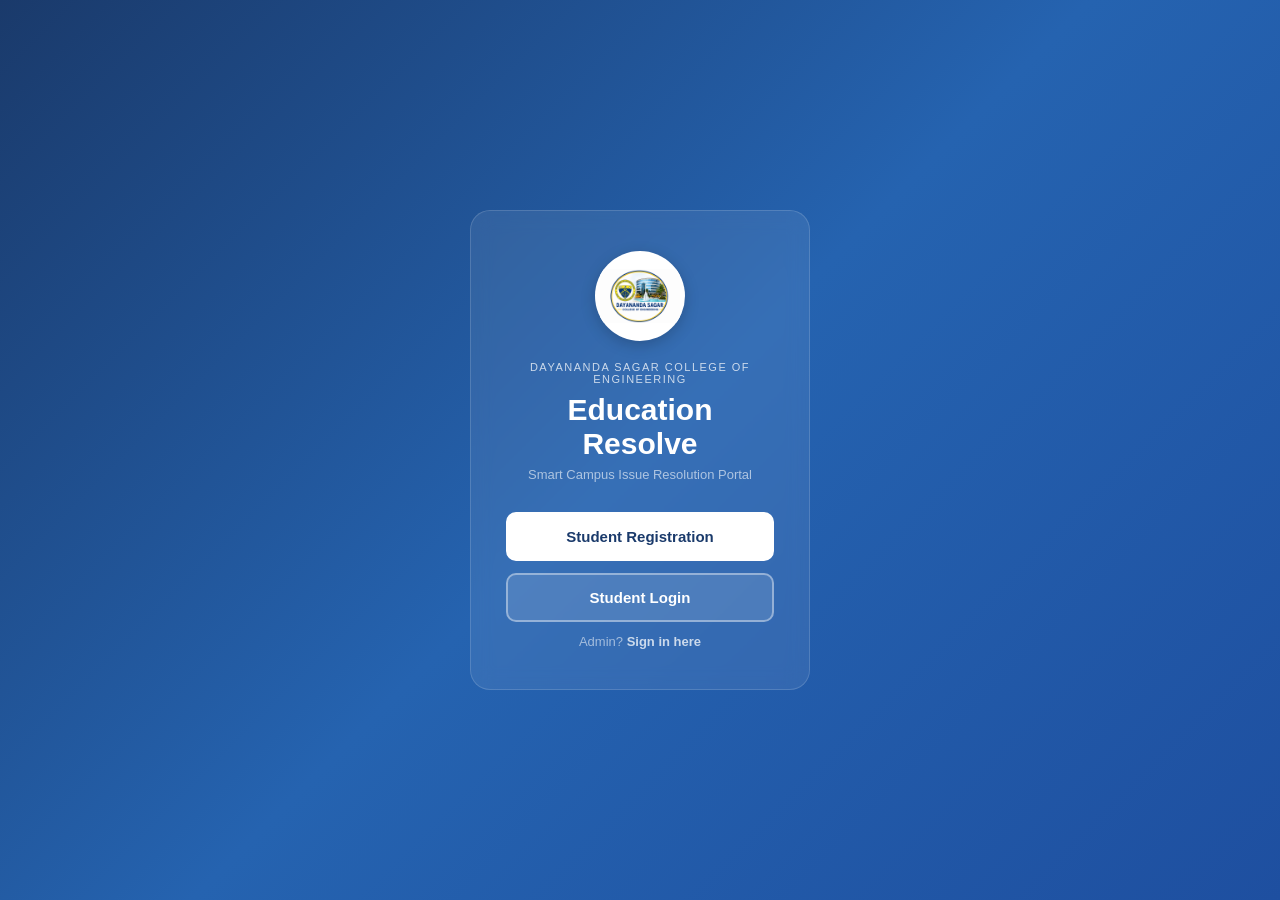
<file: index.html>
<!DOCTYPE html>
<html lang="en">
<head>
<meta charset="UTF-8">
<meta name="viewport" content="width=device-width, initial-scale=1.0">
<title>CampusCare - DSCE</title>
<style>
  * { margin: 0; padding: 0; box-sizing: border-box; }

  body {
    font-family: Arial, sans-serif;
    background: linear-gradient(135deg, #1a3a6b 0%, #2563b0 50%, #1e4fa0 100%);
    min-height: 100vh;
    display: flex;
    align-items: center;
    justify-content: center;
  }

  .card {
    background: rgba(255,255,255,0.08);
    backdrop-filter: blur(10px);
    border: 1px solid rgba(255,255,255,0.15);
    border-radius: 20px;
    padding: 40px 35px;
    width: 340px;
    text-align: center;
    color: white;
  }

  .logo-circle {
    width: 90px;
    height: 90px;
    border-radius: 50%;
    background: white;
    margin: 0 auto 20px;
    display: flex;
    align-items: center;
    justify-content: center;
    overflow: hidden;
    box-shadow: 0 4px 15px rgba(0,0,0,0.2);
  }

  .logo-circle img {
    width: 80px;
    height: 80px;
    object-fit: contain;
  }

  .college-name {
    font-size: 11px;
    letter-spacing: 1.5px;
    color: rgba(255,255,255,0.75);
    margin-bottom: 8px;
    text-transform: uppercase;
  }

  h1 {
    font-size: 30px;
    font-weight: 700;
    color: white;
    margin-bottom: 6px;
  }

  .tagline {
    font-size: 13px;
    color: rgba(255,255,255,0.6);
    margin-bottom: 30px;
  }

  .btn {
    display: block;
    width: 100%;
    padding: 14px;
    border-radius: 10px;
    font-size: 15px;
    font-weight: 600;
    text-decoration: none;
    margin-bottom: 12px;
    transition: all 0.2s ease;
    cursor: pointer;
    border: none;
  }

  .btn-register {
    background: white;
    color: #1a3a6b;
    border: 2px solid white;
  }

  .btn-register:hover {
    background: rgba(255,255,255,0.9);
    transform: translateY(-1px);
    box-shadow: 0 4px 15px rgba(0,0,0,0.2);
  }

  .btn-login {
    background: rgba(255,255,255,0.12);
    color: white;
    border: 2px solid rgba(255,255,255,0.4);
  }

  .btn-login:hover {
    background: rgba(255,255,255,0.2);
    border-color: white;
    transform: translateY(-1px);
  }

  .admin-link {
    margin-top: 5px;
    font-size: 13px;
    color: rgba(255,255,255,0.55);
  }

  .admin-link a {
    color: rgba(255,255,255,0.75);
    text-decoration: none;
    font-weight: 600;
  }

  .admin-link a:hover {
    color: white;
    text-decoration: underline;
  }
</style>
</head>
<body>

<div class="card">

  <div class="logo-circle">
    <img src="dsce_logo.jpg" alt="DSCE Logo">
  </div>

  <p class="college-name">Dayananda Sagar College of Engineering</p>

  <h1>Education Resolve </h1>
  <p class="tagline">Smart Campus Issue Resolution Portal</p>

  <a href="register.html" class="btn btn-register">Student Registration</a>

  <a href="login.php" class="btn btn-login">Student Login</a>

  <p class="admin-link">Admin? <a href="admin_login.php">Sign in here</a></p>

</div>

</body>
</html>
</file>
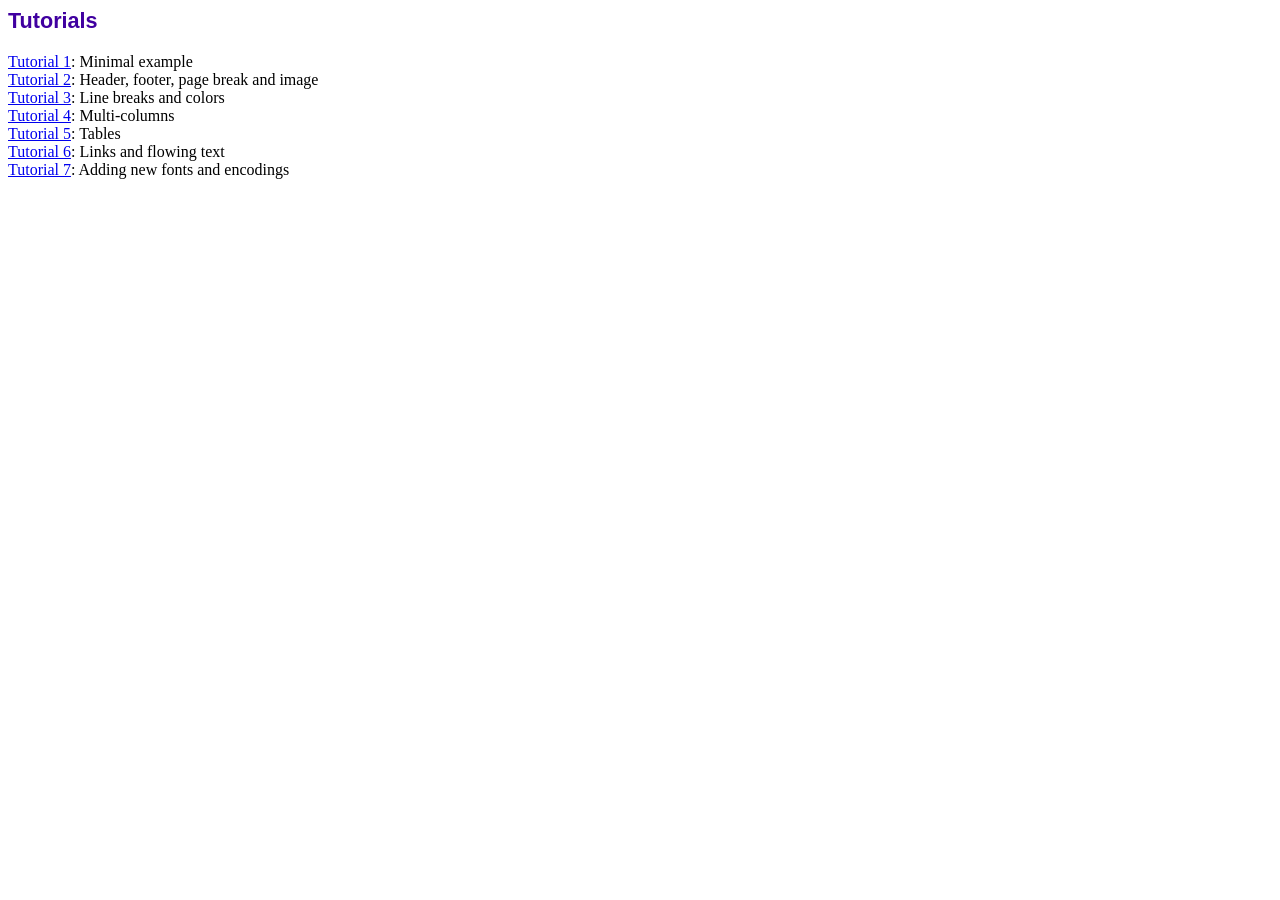
<file: fpdf186/tutorial/index.htm>
<!DOCTYPE html PUBLIC "-//W3C//DTD HTML 4.01 Transitional//EN">
<html>
<head>
<meta http-equiv="Content-Type" content="text/html; charset=UTF-8">
<title>Tutorials</title>
<link type="text/css" rel="stylesheet" href="../fpdf.css">
</head>
<body>
<h1>Tutorials</h1>
<ul style="list-style-type:none; margin-left:0; padding-left:0">
<li><a href="tuto1.htm">Tutorial 1</a>: Minimal example</li>
<li><a href="tuto2.htm">Tutorial 2</a>: Header, footer, page break and image</li>
<li><a href="tuto3.htm">Tutorial 3</a>: Line breaks and colors</li>
<li><a href="tuto4.htm">Tutorial 4</a>: Multi-columns</li>
<li><a href="tuto5.htm">Tutorial 5</a>: Tables</li>
<li><a href="tuto6.htm">Tutorial 6</a>: Links and flowing text</li>
<li><a href="tuto7.htm">Tutorial 7</a>: Adding new fonts and encodings</li>
</ul>
</body>
</html>
</file>
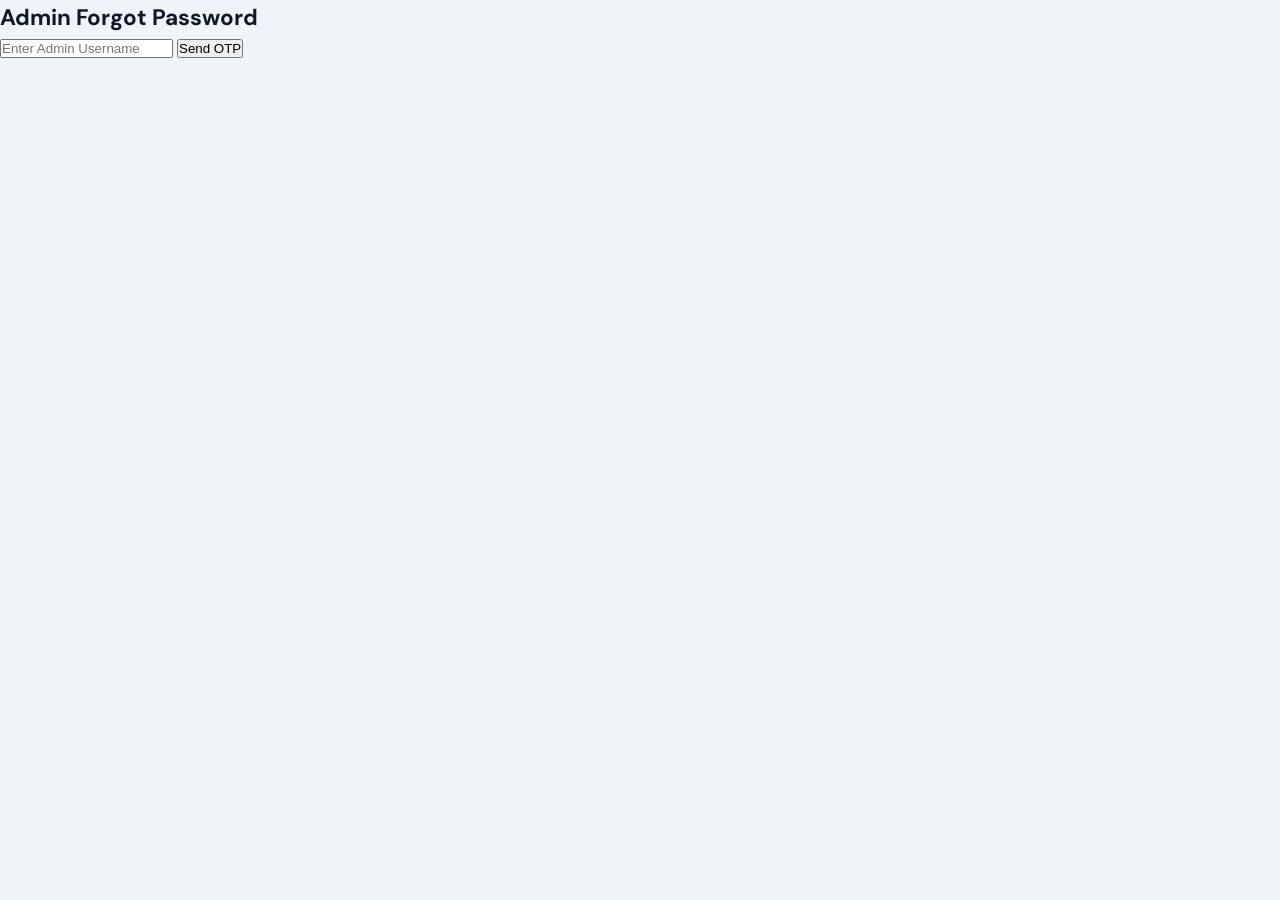
<file: admin_forgot.html>
<!DOCTYPE html>
<html>

<head>

<title>Admin Forgot Password</title>

<link rel="stylesheet" href="register.css">

</head>

<body>

<div class="register-box">

<h2>Admin Forgot Password</h2>

<form action="admin_send_otp.php" method="POST">

<input type="text"
name="username"
placeholder="Enter Admin Username"
required>

<button type="submit">

Send OTP

</button>

</form>

</div>

</body>

</html>
</file>
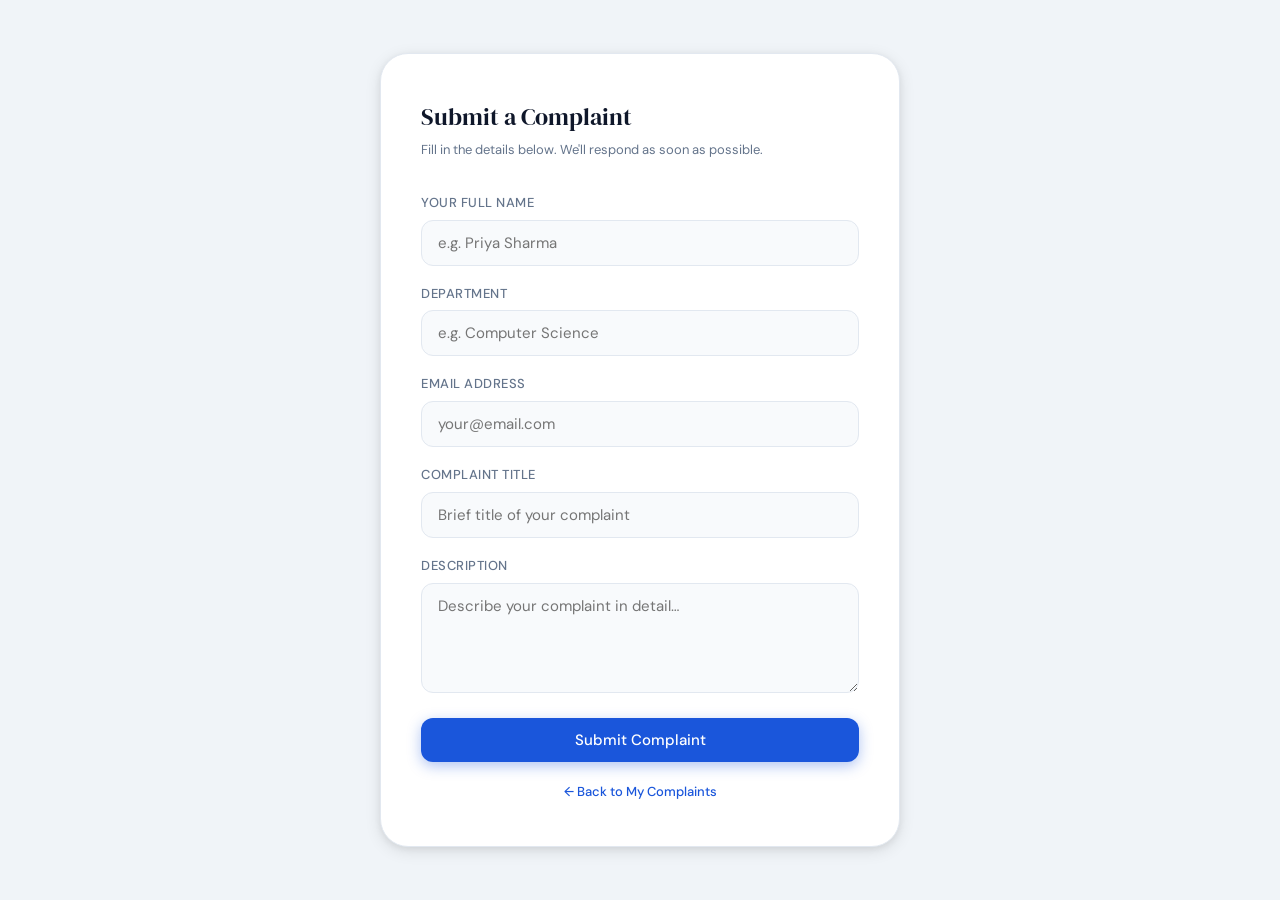
<file: complaint.html>
<!DOCTYPE html>
<html lang="en">
<head>
<meta charset="UTF-8">
<meta name="viewport" content="width=device-width, initial-scale=1.0">
<title>Submit Complaint — CampusCare</title>
<link rel="stylesheet" href="style.css">
<style>
body {
    background: var(--bg);
    display: flex;
    flex-direction: column;
    align-items: center;
    justify-content: center;
    min-height: 100vh;
    padding: 24px;
}
.complaint-card {
    width: 100%;
    max-width: 520px;
    background: var(--surface);
    border-radius: var(--radius-xl);
    padding: 44px 40px;
    box-shadow: var(--shadow-md);
    border: 1px solid var(--border);
    animation: slideUp .4s ease;
}
.complaint-card h2 {
    font-family: var(--font-serif);
    font-size: 24px;
    font-weight: 400;
    margin-bottom: 4px;
}
.complaint-card .subtitle {
    color: var(--text-muted);
    font-size: 13px;
    margin-bottom: 32px;
}
</style>
</head>
<body>
<div class="complaint-card">
    <h2>Submit a Complaint</h2>
    <p class="subtitle">Fill in the details below. We'll respond as soon as possible.</p>

    <form action="complaint.php" method="POST" id="complaintForm">
        <div class="form-group">
            <label>Your Full Name</label>
            <input type="text" name="student_name" placeholder="e.g. Priya Sharma" required>
        </div>
        <div class="form-group">
            <label>Department</label>
            <input type="text" name="department" placeholder="e.g. Computer Science" required>
        </div>
        <div class="form-group">
            <label>Email Address</label>
            <input type="email" name="email" placeholder="your@email.com" required>
        </div>
        <div class="form-group">
            <label>Complaint Title</label>
            <input type="text" name="title" placeholder="Brief title of your complaint" required>
        </div>
        <div class="form-group">
            <label>Description</label>
            <textarea name="description" placeholder="Describe your complaint in detail…" required></textarea>
        </div>
        <button type="submit" class="btn btn-primary" id="submitBtn">Submit Complaint</button>
    </form>

    <div class="auth-links" style="margin-top:20px;">
        <a href="my_complaints.php">← Back to My Complaints</a>
    </div>
</div>
<script>
document.getElementById('complaintForm').addEventListener('submit', function() {
    const btn = document.getElementById('submitBtn');
    btn.textContent = 'Submitting…';
    btn.disabled = true;
});
</script>
</body>
</html>
</file>
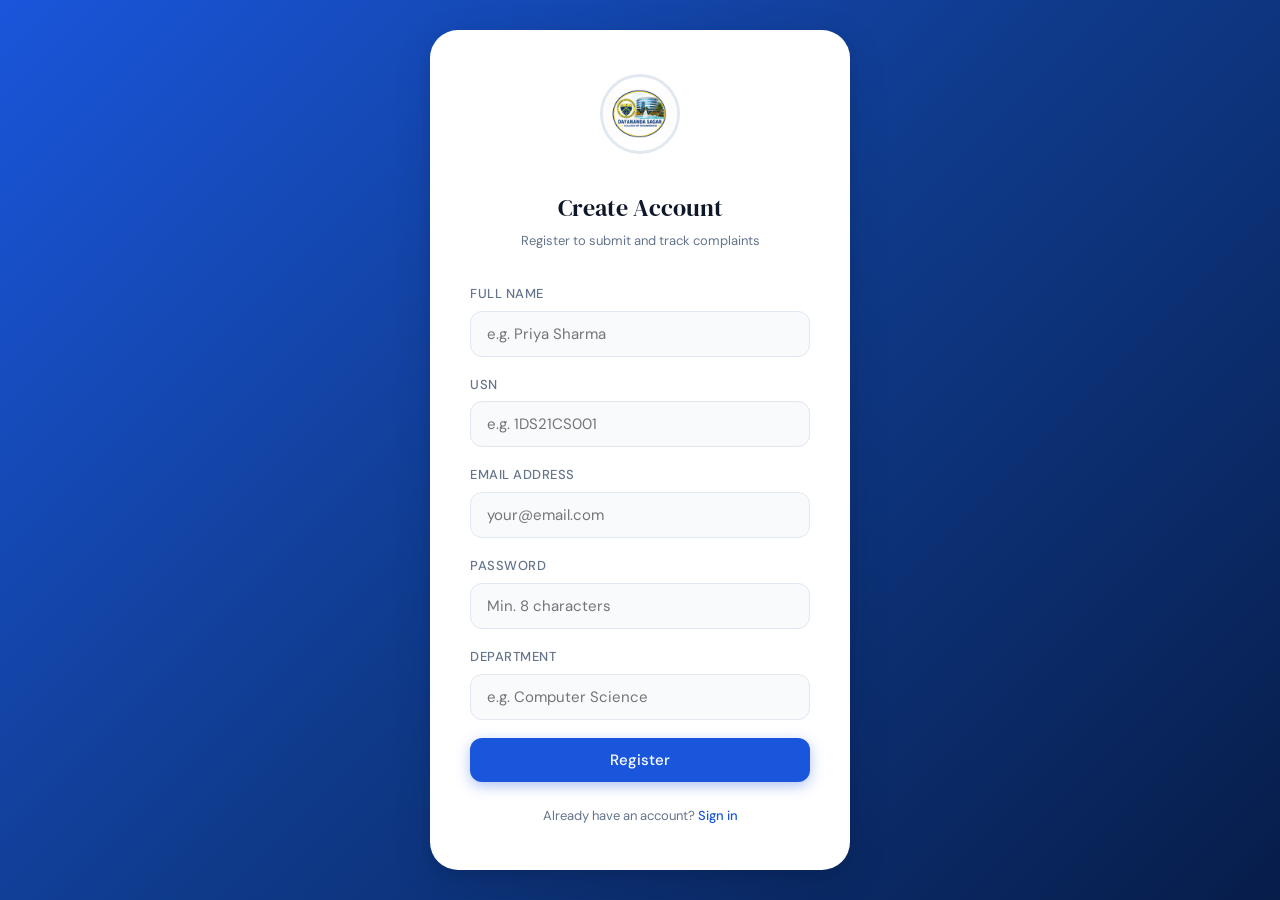
<file: register.html>
<!DOCTYPE html>
<html lang="en">
<head>
<meta charset="UTF-8">
<meta name="viewport" content="width=device-width, initial-scale=1.0">
<title>Student Registration — CampusCare</title>
<link rel="stylesheet" href="style.css">
</head>
<body class="auth-page">
<div class="auth-card">
    <div class="logo-wrap">
        <img src="dsce_logo.jpg" alt="DSCE Logo">
    </div>
    <h2>Create Account</h2>
    <p class="subtitle">Register to submit and track complaints</p>

    <form action="register.php" method="POST" id="regForm">
        <div class="form-group">
            <label>Full Name</label>
            <input type="text" name="name" placeholder="e.g. Priya Sharma" required autocomplete="name">
        </div>
        <div class="form-group">
            <label>USN</label>
            <input type="text" name="usn" placeholder="e.g. 1DS21CS001" required>
        </div>
        <div class="form-group">
            <label>Email Address</label>
            <input type="email" name="email" placeholder="your@email.com" required autocomplete="email">
        </div>
        <div class="form-group">
            <label>Password</label>
            <input type="password" name="password" placeholder="Min. 8 characters" required minlength="8" autocomplete="new-password">
        </div>
        <div class="form-group">
            <label>Department</label>
            <input type="text" name="department" placeholder="e.g. Computer Science" required>
        </div>
        <button type="submit" class="btn btn-primary" id="submitBtn">Register</button>
    </form>

    <div class="auth-links">
        Already have an account? <a href="login.php">Sign in</a>
    </div>
</div>
<script>
document.getElementById('regForm').addEventListener('submit', function() {
    const btn = document.getElementById('submitBtn');
    btn.textContent = 'Registering…';
    btn.disabled = true;
});
</script>
</body>
</html>
</file>
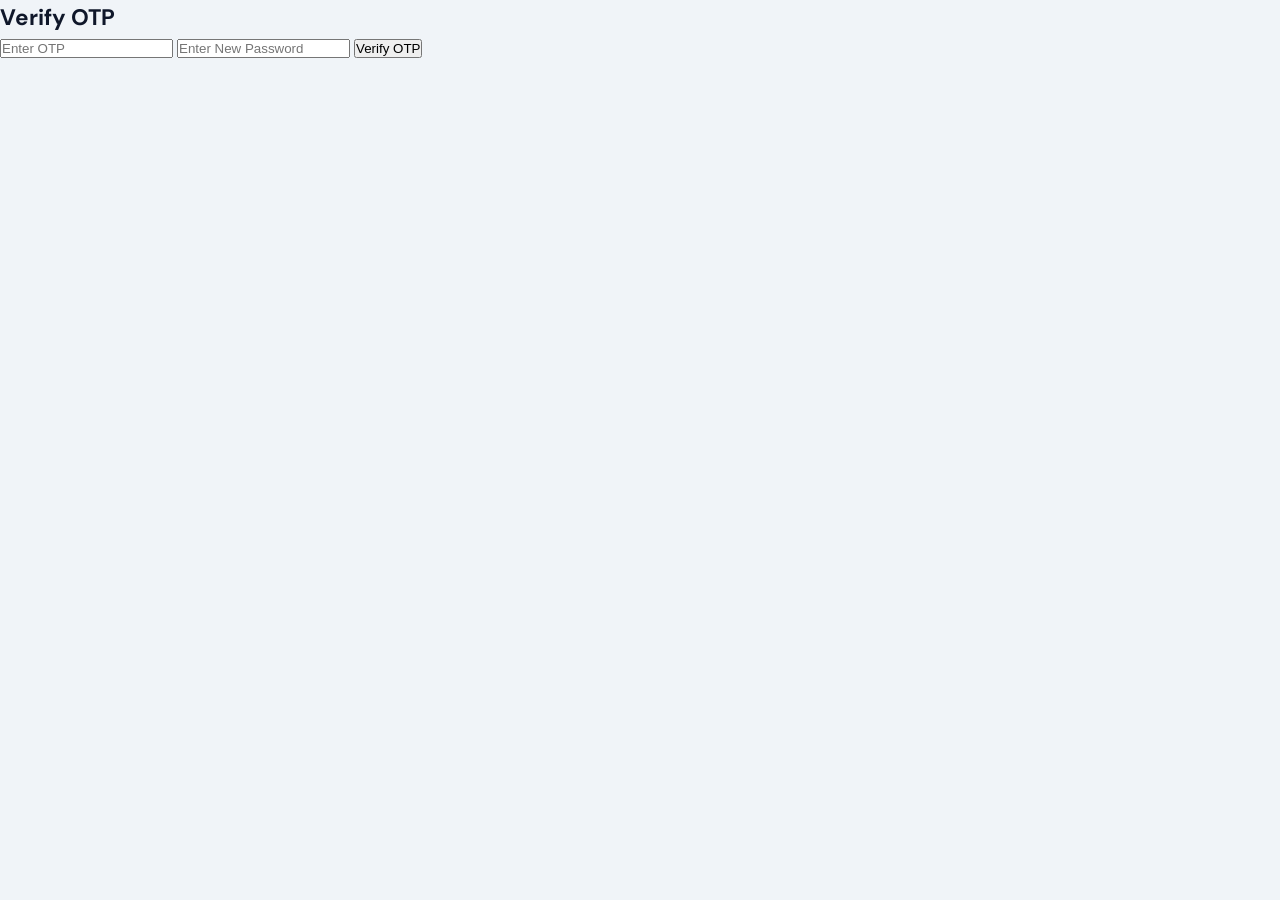
<file: verify_otp.html>
<!DOCTYPE html>
<html>

<head>

<title>Verify OTP</title>

<link rel="stylesheet" href="register.css">

</head>

<body>

<div class="register-box">

<h2>Verify OTP</h2>

<form action="verify_otp.php" method="POST">

<input type="text"
name="otp"
placeholder="Enter OTP"
required>

<input type="password"
name="newpassword"
placeholder="Enter New Password"
required>

<button type="submit">

Verify OTP

</button>

</form>

</div>

</body>

</html>
</file>
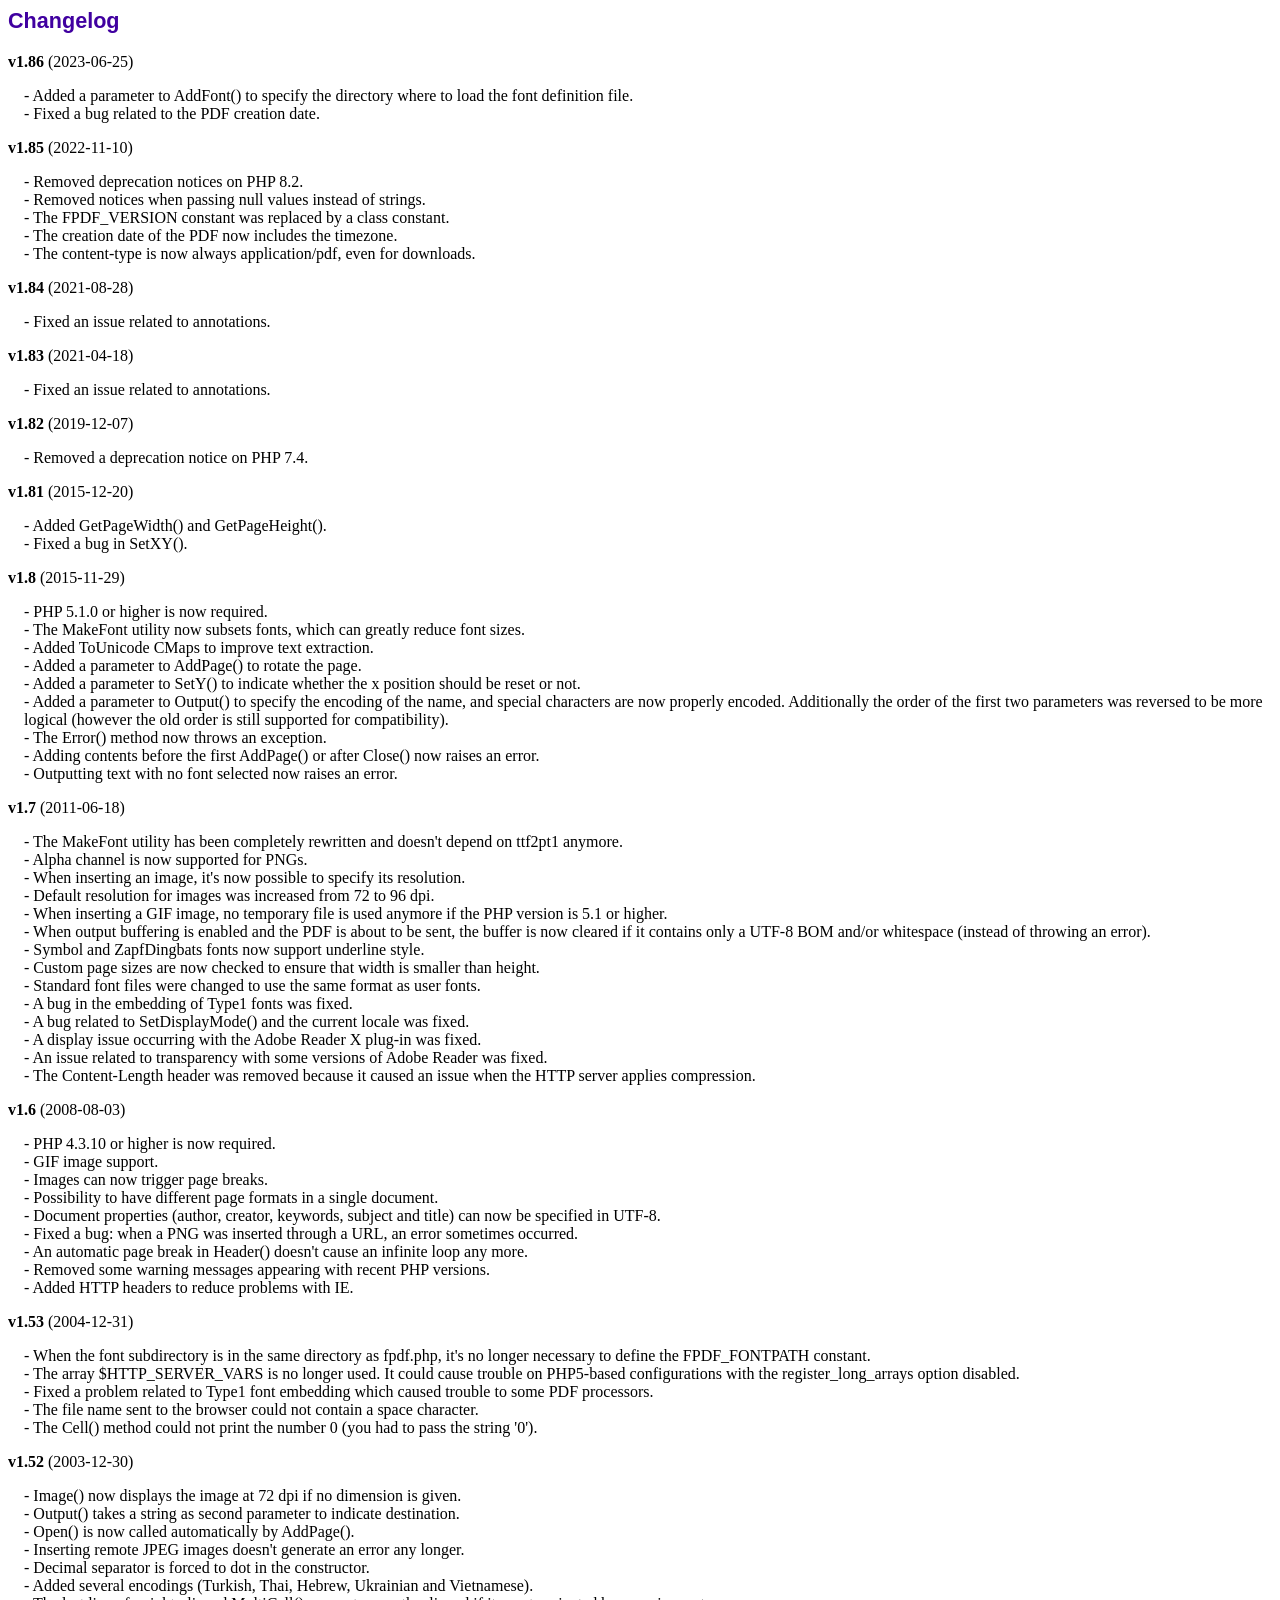
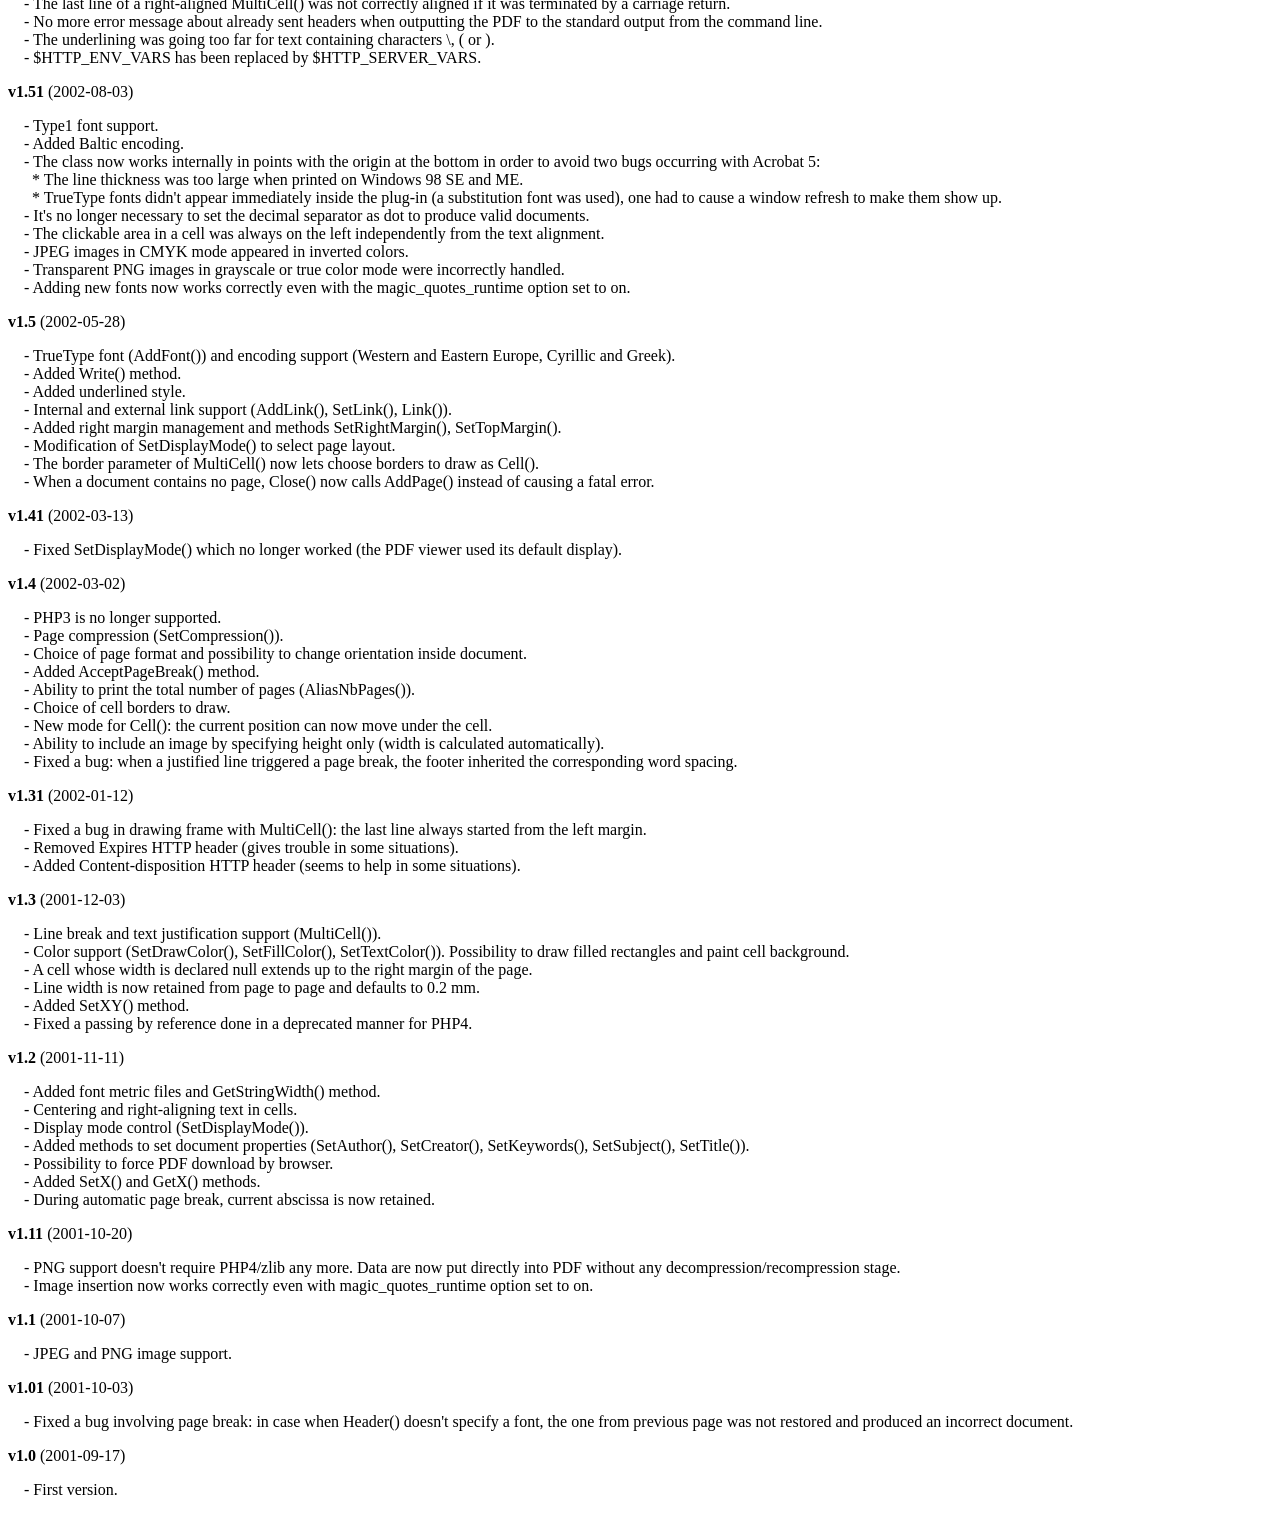
<file: fpdf186/changelog.htm>
<!DOCTYPE html PUBLIC "-//W3C//DTD HTML 4.01 Transitional//EN">
<html>
<head>
<meta http-equiv="Content-Type" content="text/html; charset=UTF-8">
<title>Changelog</title>
<link type="text/css" rel="stylesheet" href="fpdf.css">
<style type="text/css">
dd {margin:1em 0 1em 1em}
</style>
</head>
<body>
<h1>Changelog</h1>
<dl>
<dt><strong>v1.86</strong> (2023-06-25)</dt>
<dd>
- Added a parameter to AddFont() to specify the directory where to load the font definition file.<br>
- Fixed a bug related to the PDF creation date.<br>
</dd>
<dt><strong>v1.85</strong> (2022-11-10)</dt>
<dd>
- Removed deprecation notices on PHP 8.2.<br>
- Removed notices when passing null values instead of strings.<br>
- The FPDF_VERSION constant was replaced by a class constant.<br>
- The creation date of the PDF now includes the timezone.<br>
- The content-type is now always application/pdf, even for downloads.<br>
</dd>
<dt><strong>v1.84</strong> (2021-08-28)</dt>
<dd>
- Fixed an issue related to annotations.<br>
</dd>
<dt><strong>v1.83</strong> (2021-04-18)</dt>
<dd>
- Fixed an issue related to annotations.<br>
</dd>
<dt><strong>v1.82</strong> (2019-12-07)</dt>
<dd>
- Removed a deprecation notice on PHP 7.4.<br>
</dd>
<dt><strong>v1.81</strong> (2015-12-20)</dt>
<dd>
- Added GetPageWidth() and GetPageHeight().<br>
- Fixed a bug in SetXY().<br>
</dd>
<dt><strong>v1.8</strong> (2015-11-29)</dt>
<dd>
- PHP 5.1.0 or higher is now required.<br>
- The MakeFont utility now subsets fonts, which can greatly reduce font sizes.<br>
- Added ToUnicode CMaps to improve text extraction.<br>
- Added a parameter to AddPage() to rotate the page.<br>
- Added a parameter to SetY() to indicate whether the x position should be reset or not.<br>
- Added a parameter to Output() to specify the encoding of the name, and special characters are now properly encoded. Additionally the order of the first two parameters was reversed to be more logical (however the old order is still supported for compatibility).<br>
- The Error() method now throws an exception.<br>
- Adding contents before the first AddPage() or after Close() now raises an error.<br>
- Outputting text with no font selected now raises an error.<br>
</dd>
<dt><strong>v1.7</strong> (2011-06-18)</dt>
<dd>
- The MakeFont utility has been completely rewritten and doesn't depend on ttf2pt1 anymore.<br>
- Alpha channel is now supported for PNGs.<br>
- When inserting an image, it's now possible to specify its resolution.<br>
- Default resolution for images was increased from 72 to 96 dpi.<br>
- When inserting a GIF image, no temporary file is used anymore if the PHP version is 5.1 or higher.<br>
- When output buffering is enabled and the PDF is about to be sent, the buffer is now cleared if it contains only a UTF-8 BOM and/or whitespace (instead of throwing an error).<br>
- Symbol and ZapfDingbats fonts now support underline style.<br>
- Custom page sizes are now checked to ensure that width is smaller than height.<br>
- Standard font files were changed to use the same format as user fonts.<br>
- A bug in the embedding of Type1 fonts was fixed.<br>
- A bug related to SetDisplayMode() and the current locale was fixed.<br>
- A display issue occurring with the Adobe Reader X plug-in was fixed.<br>
- An issue related to transparency with some versions of Adobe Reader was fixed.<br>
- The Content-Length header was removed because it caused an issue when the HTTP server applies compression.<br>
</dd>
<dt><strong>v1.6</strong> (2008-08-03)</dt>
<dd>
- PHP 4.3.10 or higher is now required.<br>
- GIF image support.<br>
- Images can now trigger page breaks.<br>
- Possibility to have different page formats in a single document.<br>
- Document properties (author, creator, keywords, subject and title) can now be specified in UTF-8.<br>
- Fixed a bug: when a PNG was inserted through a URL, an error sometimes occurred.<br>
- An automatic page break in Header() doesn't cause an infinite loop any more.<br>
- Removed some warning messages appearing with recent PHP versions.<br>
- Added HTTP headers to reduce problems with IE.<br>
</dd>
<dt><strong>v1.53</strong> (2004-12-31)</dt>
<dd>
- When the font subdirectory is in the same directory as fpdf.php, it's no longer necessary to define the FPDF_FONTPATH constant.<br>
- The array $HTTP_SERVER_VARS is no longer used. It could cause trouble on PHP5-based configurations with the register_long_arrays option disabled.<br>
- Fixed a problem related to Type1 font embedding which caused trouble to some PDF processors.<br>
- The file name sent to the browser could not contain a space character.<br>
- The Cell() method could not print the number 0 (you had to pass the string '0').<br>
</dd>
<dt><strong>v1.52</strong> (2003-12-30)</dt>
<dd>
- Image() now displays the image at 72 dpi if no dimension is given.<br>
- Output() takes a string as second parameter to indicate destination.<br>
- Open() is now called automatically by AddPage().<br>
- Inserting remote JPEG images doesn't generate an error any longer.<br>
- Decimal separator is forced to dot in the constructor.<br>
- Added several encodings (Turkish, Thai, Hebrew, Ukrainian and Vietnamese).<br>
- The last line of a right-aligned MultiCell() was not correctly aligned if it was terminated by a carriage return.<br>
- No more error message about already sent headers when outputting the PDF to the standard output from the command line.<br>
- The underlining was going too far for text containing characters \, ( or ).<br>
- $HTTP_ENV_VARS has been replaced by $HTTP_SERVER_VARS.<br>
</dd>
<dt><strong>v1.51</strong> (2002-08-03)</dt>
<dd>
- Type1 font support.<br>
- Added Baltic encoding.<br>
- The class now works internally in points with the origin at the bottom in order to avoid two bugs occurring with Acrobat 5:<br>&nbsp;&nbsp;* The line thickness was too large when printed on Windows 98 SE and ME.<br>&nbsp;&nbsp;* TrueType fonts didn't appear immediately inside the plug-in (a substitution font was used), one had to cause a window refresh to make them show up.<br>
- It's no longer necessary to set the decimal separator as dot to produce valid documents.<br>
- The clickable area in a cell was always on the left independently from the text alignment.<br>
- JPEG images in CMYK mode appeared in inverted colors.<br>
- Transparent PNG images in grayscale or true color mode were incorrectly handled.<br>
- Adding new fonts now works correctly even with the magic_quotes_runtime option set to on.<br>
</dd>
<dt><strong>v1.5</strong> (2002-05-28)</dt>
<dd>
- TrueType font (AddFont()) and encoding support (Western and Eastern Europe, Cyrillic and Greek).<br>
- Added Write() method.<br>
- Added underlined style.<br>
- Internal and external link support (AddLink(), SetLink(), Link()).<br>
- Added right margin management and methods SetRightMargin(), SetTopMargin().<br>
- Modification of SetDisplayMode() to select page layout.<br>
- The border parameter of MultiCell() now lets choose borders to draw as Cell().<br>
- When a document contains no page, Close() now calls AddPage() instead of causing a fatal error.<br>
</dd>
<dt><strong>v1.41</strong> (2002-03-13)</dt>
<dd>
- Fixed SetDisplayMode() which no longer worked (the PDF viewer used its default display).<br>
</dd>
<dt><strong>v1.4</strong> (2002-03-02)</dt>
<dd>
- PHP3 is no longer supported.<br>
- Page compression (SetCompression()).<br>
- Choice of page format and possibility to change orientation inside document.<br>
- Added AcceptPageBreak() method.<br>
- Ability to print the total number of pages (AliasNbPages()).<br>
- Choice of cell borders to draw.<br>
- New mode for Cell(): the current position can now move under the cell.<br>
- Ability to include an image by specifying height only (width is calculated automatically).<br>
- Fixed a bug: when a justified line triggered a page break, the footer inherited the corresponding word spacing.<br>
</dd>
<dt><strong>v1.31</strong> (2002-01-12)</dt>
<dd>
- Fixed a bug in drawing frame with MultiCell(): the last line always started from the left margin.<br>
- Removed Expires HTTP header (gives trouble in some situations).<br>
- Added Content-disposition HTTP header (seems to help in some situations).<br>
</dd>
<dt><strong>v1.3</strong> (2001-12-03)</dt>
<dd>
- Line break and text justification support (MultiCell()).<br>
- Color support (SetDrawColor(), SetFillColor(), SetTextColor()). Possibility to draw filled rectangles and paint cell background.<br>
- A cell whose width is declared null extends up to the right margin of the page.<br>
- Line width is now retained from page to page and defaults to 0.2 mm.<br>
- Added SetXY() method.<br>
- Fixed a passing by reference done in a deprecated manner for PHP4.<br>
</dd>
<dt><strong>v1.2</strong> (2001-11-11)</dt>
<dd>
- Added font metric files and GetStringWidth() method.<br>
- Centering and right-aligning text in cells.<br>
- Display mode control (SetDisplayMode()).<br>
- Added methods to set document properties (SetAuthor(), SetCreator(), SetKeywords(), SetSubject(), SetTitle()).<br>
- Possibility to force PDF download by browser.<br>
- Added SetX() and GetX() methods.<br>
- During automatic page break, current abscissa is now retained.<br>
</dd>
<dt><strong>v1.11</strong> (2001-10-20)</dt>
<dd>
- PNG support doesn't require PHP4/zlib any more. Data are now put directly into PDF without any decompression/recompression stage.<br>
- Image insertion now works correctly even with magic_quotes_runtime option set to on.<br>
</dd>
<dt><strong>v1.1</strong> (2001-10-07)</dt>
<dd>
- JPEG and PNG image support.<br>
</dd>
<dt><strong>v1.01</strong> (2001-10-03)</dt>
<dd>
- Fixed a bug involving page break: in case when Header() doesn't specify a font, the one from previous page was not restored and produced an incorrect document.<br>
</dd>
<dt><strong>v1.0</strong> (2001-09-17)</dt>
<dd>
- First version.<br>
</dd>
</dl>
</body>
</html>
</file>
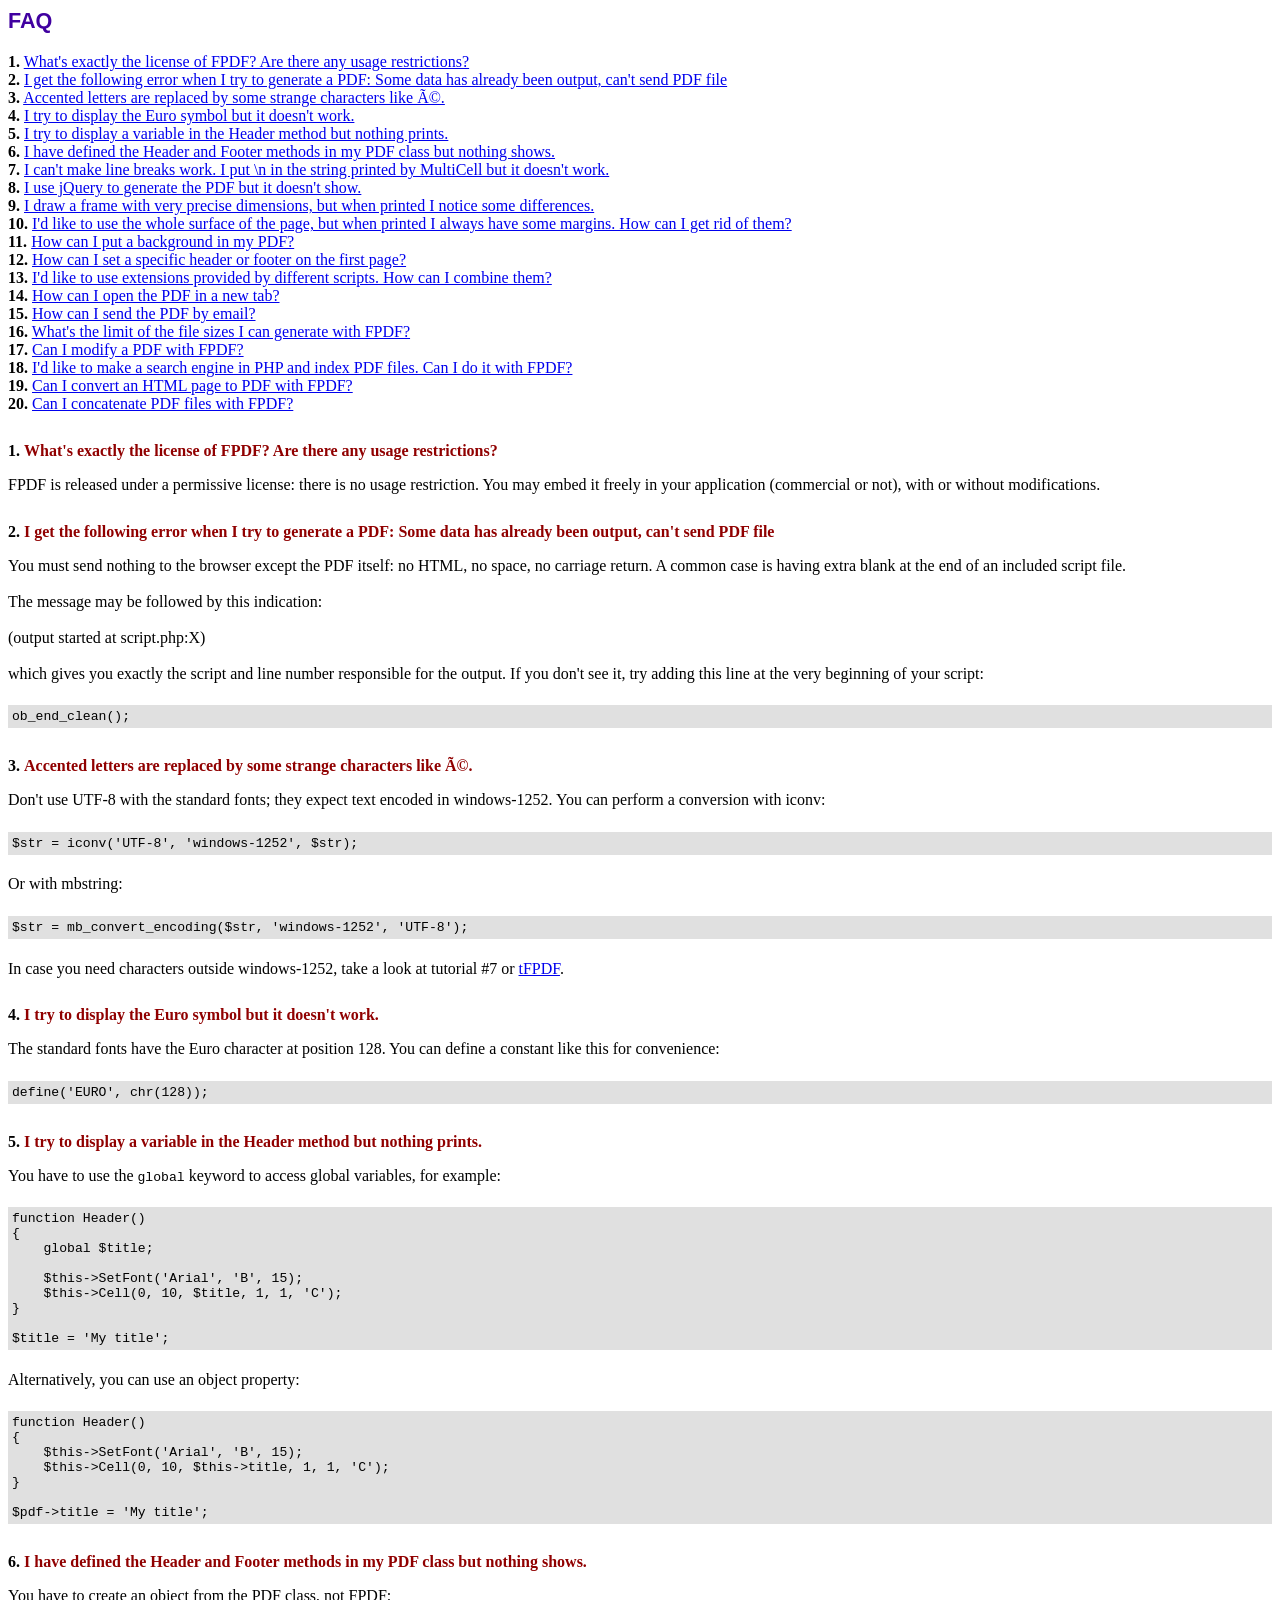
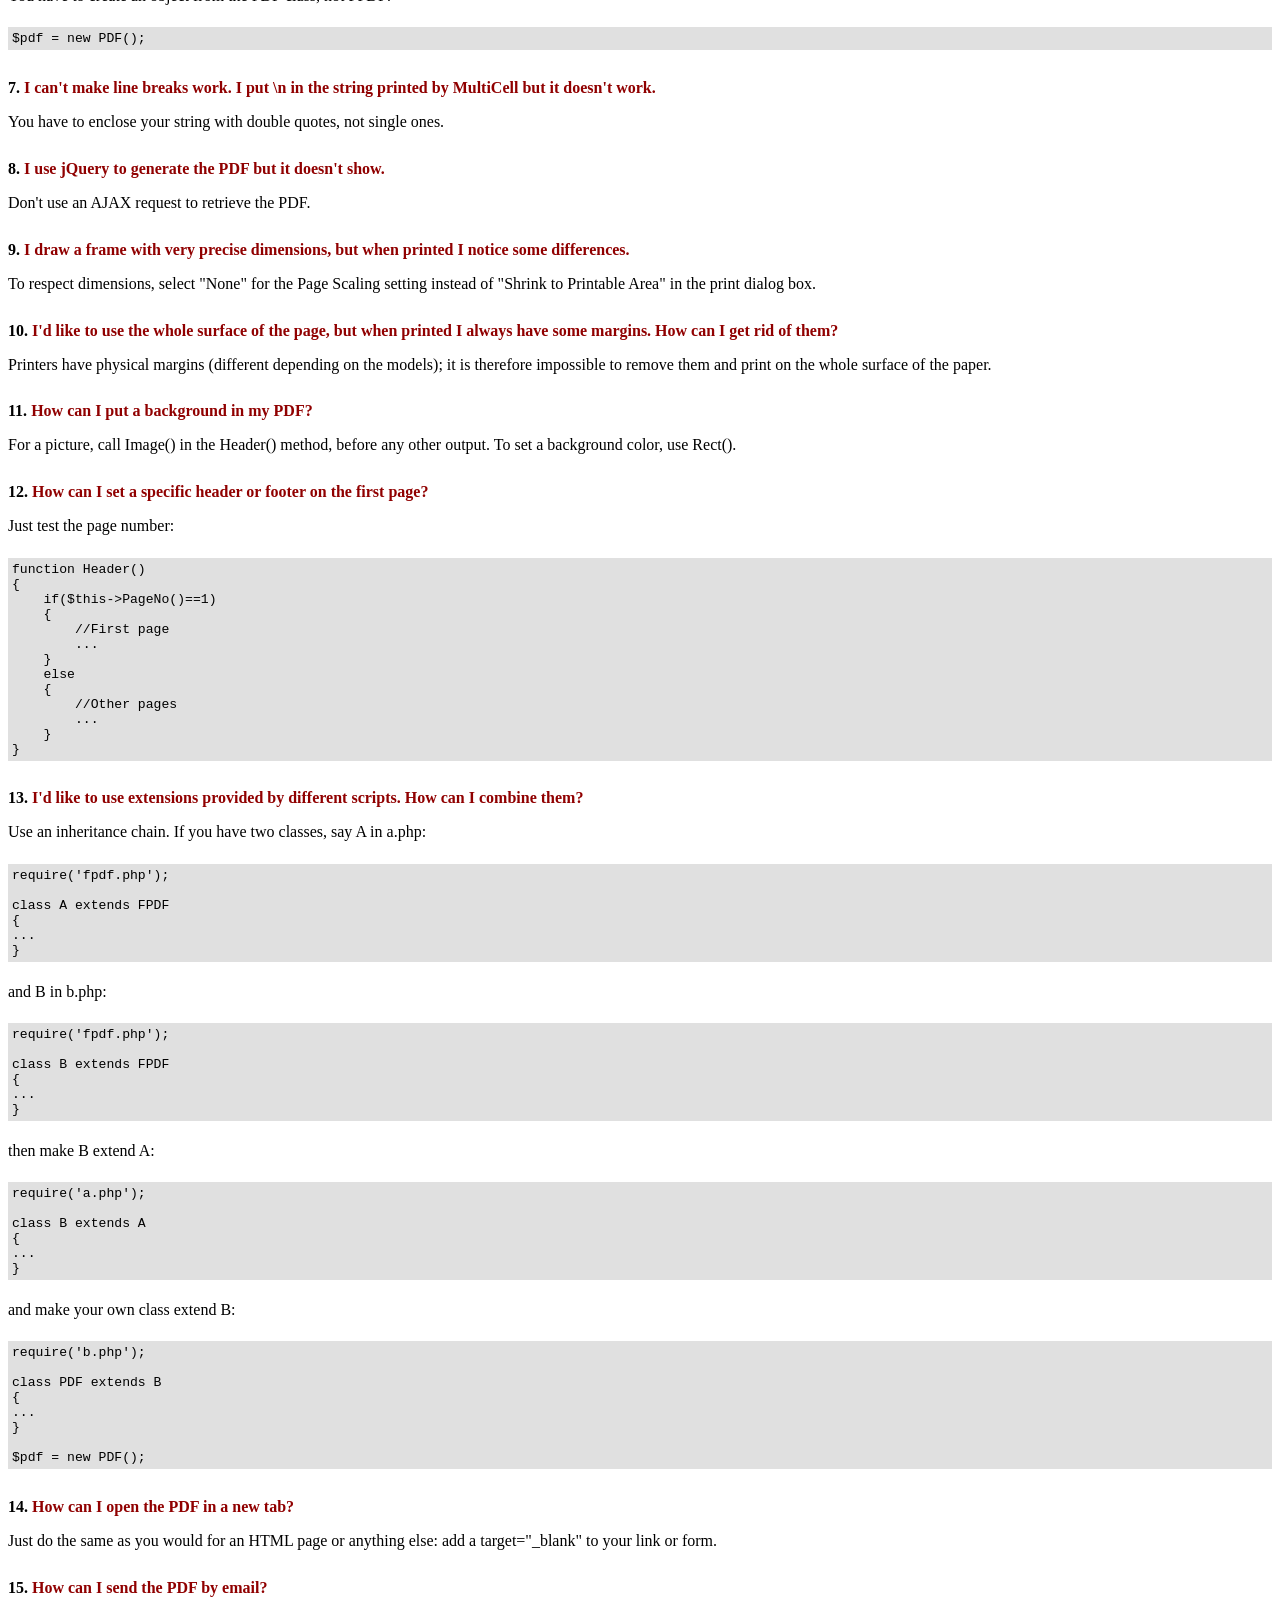
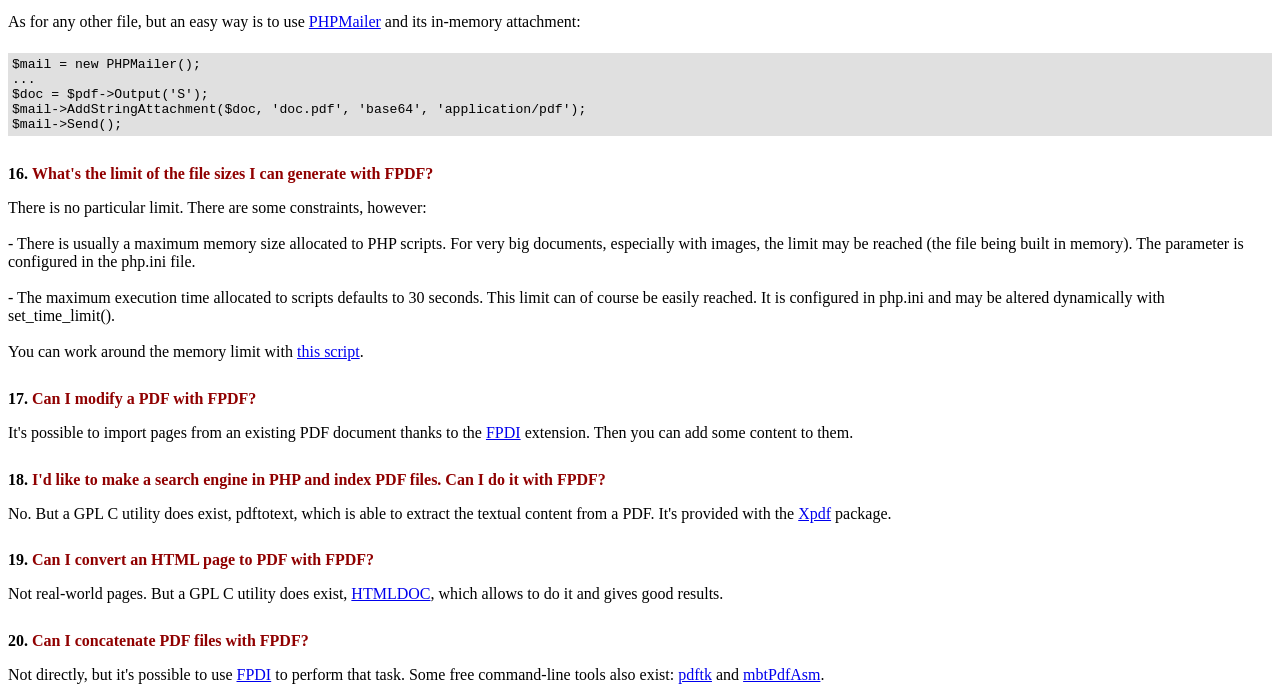
<file: fpdf186/FAQ.htm>
<!DOCTYPE html PUBLIC "-//W3C//DTD HTML 4.01 Transitional//EN">
<html>
<head>
<meta http-equiv="Content-Type" content="text/html; charset=UTF-8">
<title>FAQ</title>
<link type="text/css" rel="stylesheet" href="fpdf.css">
<style type="text/css">
ul {list-style-type:none; margin:0; padding:0}
ul#answers li {margin-top:1.8em}
.question {font-weight:bold; color:#900000}
</style>
</head>
<body>
<h1>FAQ</h1>
<ul>
<li><b>1.</b> <a href='#q1'>What's exactly the license of FPDF? Are there any usage restrictions?</a></li>
<li><b>2.</b> <a href='#q2'>I get the following error when I try to generate a PDF: Some data has already been output, can't send PDF file</a></li>
<li><b>3.</b> <a href='#q3'>Accented letters are replaced by some strange characters like Ã©.</a></li>
<li><b>4.</b> <a href='#q4'>I try to display the Euro symbol but it doesn't work.</a></li>
<li><b>5.</b> <a href='#q5'>I try to display a variable in the Header method but nothing prints.</a></li>
<li><b>6.</b> <a href='#q6'>I have defined the Header and Footer methods in my PDF class but nothing shows.</a></li>
<li><b>7.</b> <a href='#q7'>I can't make line breaks work. I put \n in the string printed by MultiCell but it doesn't work.</a></li>
<li><b>8.</b> <a href='#q8'>I use jQuery to generate the PDF but it doesn't show.</a></li>
<li><b>9.</b> <a href='#q9'>I draw a frame with very precise dimensions, but when printed I notice some differences.</a></li>
<li><b>10.</b> <a href='#q10'>I'd like to use the whole surface of the page, but when printed I always have some margins. How can I get rid of them?</a></li>
<li><b>11.</b> <a href='#q11'>How can I put a background in my PDF?</a></li>
<li><b>12.</b> <a href='#q12'>How can I set a specific header or footer on the first page?</a></li>
<li><b>13.</b> <a href='#q13'>I'd like to use extensions provided by different scripts. How can I combine them?</a></li>
<li><b>14.</b> <a href='#q14'>How can I open the PDF in a new tab?</a></li>
<li><b>15.</b> <a href='#q15'>How can I send the PDF by email?</a></li>
<li><b>16.</b> <a href='#q16'>What's the limit of the file sizes I can generate with FPDF?</a></li>
<li><b>17.</b> <a href='#q17'>Can I modify a PDF with FPDF?</a></li>
<li><b>18.</b> <a href='#q18'>I'd like to make a search engine in PHP and index PDF files. Can I do it with FPDF?</a></li>
<li><b>19.</b> <a href='#q19'>Can I convert an HTML page to PDF with FPDF?</a></li>
<li><b>20.</b> <a href='#q20'>Can I concatenate PDF files with FPDF?</a></li>
</ul>

<ul id='answers'>
<li id='q1'>
<p><b>1.</b> <span class='question'>What's exactly the license of FPDF? Are there any usage restrictions?</span></p>
FPDF is released under a permissive license: there is no usage restriction. You may embed it
freely in your application (commercial or not), with or without modifications.
</li>

<li id='q2'>
<p><b>2.</b> <span class='question'>I get the following error when I try to generate a PDF: Some data has already been output, can't send PDF file</span></p>
You must send nothing to the browser except the PDF itself: no HTML, no space, no carriage return. A common
case is having extra blank at the end of an included script file.<br>
<br>
The message may be followed by this indication:<br>
<br>
(output started at script.php:X)<br>
<br>
which gives you exactly the script and line number responsible for the output. If you don't see it,
try adding this line at the very beginning of your script:
<div class="doc-source">
<pre><code>ob_end_clean();</code></pre>
</div>
</li>

<li id='q3'>
<p><b>3.</b> <span class='question'>Accented letters are replaced by some strange characters like Ã©.</span></p>
Don't use UTF-8 with the standard fonts; they expect text encoded in windows-1252.
You can perform a conversion with iconv:
<div class="doc-source">
<pre><code>$str = iconv('UTF-8', 'windows-1252', $str);</code></pre>
</div>
Or with mbstring:
<div class="doc-source">
<pre><code>$str = mb_convert_encoding($str, 'windows-1252', 'UTF-8');</code></pre>
</div>
In case you need characters outside windows-1252, take a look at tutorial #7 or
<a href="http://www.fpdf.org/?go=script&amp;id=92" target="_blank">tFPDF</a>.
</li>

<li id='q4'>
<p><b>4.</b> <span class='question'>I try to display the Euro symbol but it doesn't work.</span></p>
The standard fonts have the Euro character at position 128. You can define a constant like this
for convenience:
<div class="doc-source">
<pre><code>define('EURO', chr(128));</code></pre>
</div>
</li>

<li id='q5'>
<p><b>5.</b> <span class='question'>I try to display a variable in the Header method but nothing prints.</span></p>
You have to use the <code>global</code> keyword to access global variables, for example:
<div class="doc-source">
<pre><code>function Header()
{
    global $title;

    $this-&gt;SetFont('Arial', 'B', 15);
    $this-&gt;Cell(0, 10, $title, 1, 1, 'C');
}

$title = 'My title';</code></pre>
</div>
Alternatively, you can use an object property:
<div class="doc-source">
<pre><code>function Header()
{
    $this-&gt;SetFont('Arial', 'B', 15);
    $this-&gt;Cell(0, 10, $this-&gt;title, 1, 1, 'C');
}

$pdf-&gt;title = 'My title';</code></pre>
</div>
</li>

<li id='q6'>
<p><b>6.</b> <span class='question'>I have defined the Header and Footer methods in my PDF class but nothing shows.</span></p>
You have to create an object from the PDF class, not FPDF:
<div class="doc-source">
<pre><code>$pdf = new PDF();</code></pre>
</div>
</li>

<li id='q7'>
<p><b>7.</b> <span class='question'>I can't make line breaks work. I put \n in the string printed by MultiCell but it doesn't work.</span></p>
You have to enclose your string with double quotes, not single ones.
</li>

<li id='q8'>
<p><b>8.</b> <span class='question'>I use jQuery to generate the PDF but it doesn't show.</span></p>
Don't use an AJAX request to retrieve the PDF.
</li>

<li id='q9'>
<p><b>9.</b> <span class='question'>I draw a frame with very precise dimensions, but when printed I notice some differences.</span></p>
To respect dimensions, select "None" for the Page Scaling setting instead of "Shrink to Printable Area" in the print dialog box.
</li>

<li id='q10'>
<p><b>10.</b> <span class='question'>I'd like to use the whole surface of the page, but when printed I always have some margins. How can I get rid of them?</span></p>
Printers have physical margins (different depending on the models); it is therefore impossible to remove
them and print on the whole surface of the paper.
</li>

<li id='q11'>
<p><b>11.</b> <span class='question'>How can I put a background in my PDF?</span></p>
For a picture, call Image() in the Header() method, before any other output. To set a background color, use Rect().
</li>

<li id='q12'>
<p><b>12.</b> <span class='question'>How can I set a specific header or footer on the first page?</span></p>
Just test the page number:
<div class="doc-source">
<pre><code>function Header()
{
    if($this-&gt;PageNo()==1)
    {
        //First page
        ...
    }
    else
    {
        //Other pages
        ...
    }
}</code></pre>
</div>
</li>

<li id='q13'>
<p><b>13.</b> <span class='question'>I'd like to use extensions provided by different scripts. How can I combine them?</span></p>
Use an inheritance chain. If you have two classes, say A in a.php:
<div class="doc-source">
<pre><code>require('fpdf.php');

class A extends FPDF
{
...
}</code></pre>
</div>
and B in b.php:
<div class="doc-source">
<pre><code>require('fpdf.php');

class B extends FPDF
{
...
}</code></pre>
</div>
then make B extend A:
<div class="doc-source">
<pre><code>require('a.php');

class B extends A
{
...
}</code></pre>
</div>
and make your own class extend B:
<div class="doc-source">
<pre><code>require('b.php');

class PDF extends B
{
...
}

$pdf = new PDF();</code></pre>
</div>
</li>

<li id='q14'>
<p><b>14.</b> <span class='question'>How can I open the PDF in a new tab?</span></p>
Just do the same as you would for an HTML page or anything else: add a target="_blank" to your link or form.
</li>

<li id='q15'>
<p><b>15.</b> <span class='question'>How can I send the PDF by email?</span></p>
As for any other file, but an easy way is to use <a href="https://github.com/PHPMailer/PHPMailer" target="_blank">PHPMailer</a> and
its in-memory attachment:
<div class="doc-source">
<pre><code>$mail = new PHPMailer();
...
$doc = $pdf-&gt;Output('S');
$mail-&gt;AddStringAttachment($doc, 'doc.pdf', 'base64', 'application/pdf');
$mail-&gt;Send();</code></pre>
</div>
</li>

<li id='q16'>
<p><b>16.</b> <span class='question'>What's the limit of the file sizes I can generate with FPDF?</span></p>
There is no particular limit. There are some constraints, however:
<br>
<br>
- There is usually a maximum memory size allocated to PHP scripts. For very big documents,
especially with images, the limit may be reached (the file being built in memory). The
parameter is configured in the php.ini file.
<br>
<br>
- The maximum execution time allocated to scripts defaults to 30 seconds. This limit can of course
be easily reached. It is configured in php.ini and may be altered dynamically with set_time_limit().
<br>
<br>
You can work around the memory limit with <a href="http://www.fpdf.org/?go=script&amp;id=76" target="_blank">this script</a>.
</li>

<li id='q17'>
<p><b>17.</b> <span class='question'>Can I modify a PDF with FPDF?</span></p>
It's possible to import pages from an existing PDF document thanks to the
<a href="https://www.setasign.com/products/fpdi/about/" target="_blank">FPDI</a> extension.
Then you can add some content to them.
</li>

<li id='q18'>
<p><b>18.</b> <span class='question'>I'd like to make a search engine in PHP and index PDF files. Can I do it with FPDF?</span></p>
No. But a GPL C utility does exist, pdftotext, which is able to extract the textual content from a PDF.
It's provided with the <a href="https://www.xpdfreader.com" target="_blank">Xpdf</a> package.
</li>

<li id='q19'>
<p><b>19.</b> <span class='question'>Can I convert an HTML page to PDF with FPDF?</span></p>
Not real-world pages. But a GPL C utility does exist, <a href="https://www.msweet.org/htmldoc/" target="_blank">HTMLDOC</a>,
which allows to do it and gives good results.
</li>

<li id='q20'>
<p><b>20.</b> <span class='question'>Can I concatenate PDF files with FPDF?</span></p>
Not directly, but it's possible to use <a href="https://www.setasign.com/products/fpdi/demos/concatenate-fake/" target="_blank">FPDI</a>
to perform that task. Some free command-line tools also exist:
<a href="https://www.pdflabs.com/tools/pdftk-the-pdf-toolkit/" target="_blank">pdftk</a> and
<a href="http://thierry.schmit.free.fr/spip/spip.php?article15" target="_blank">mbtPdfAsm</a>.
</li>
</ul>
</body>
</html>
</file>
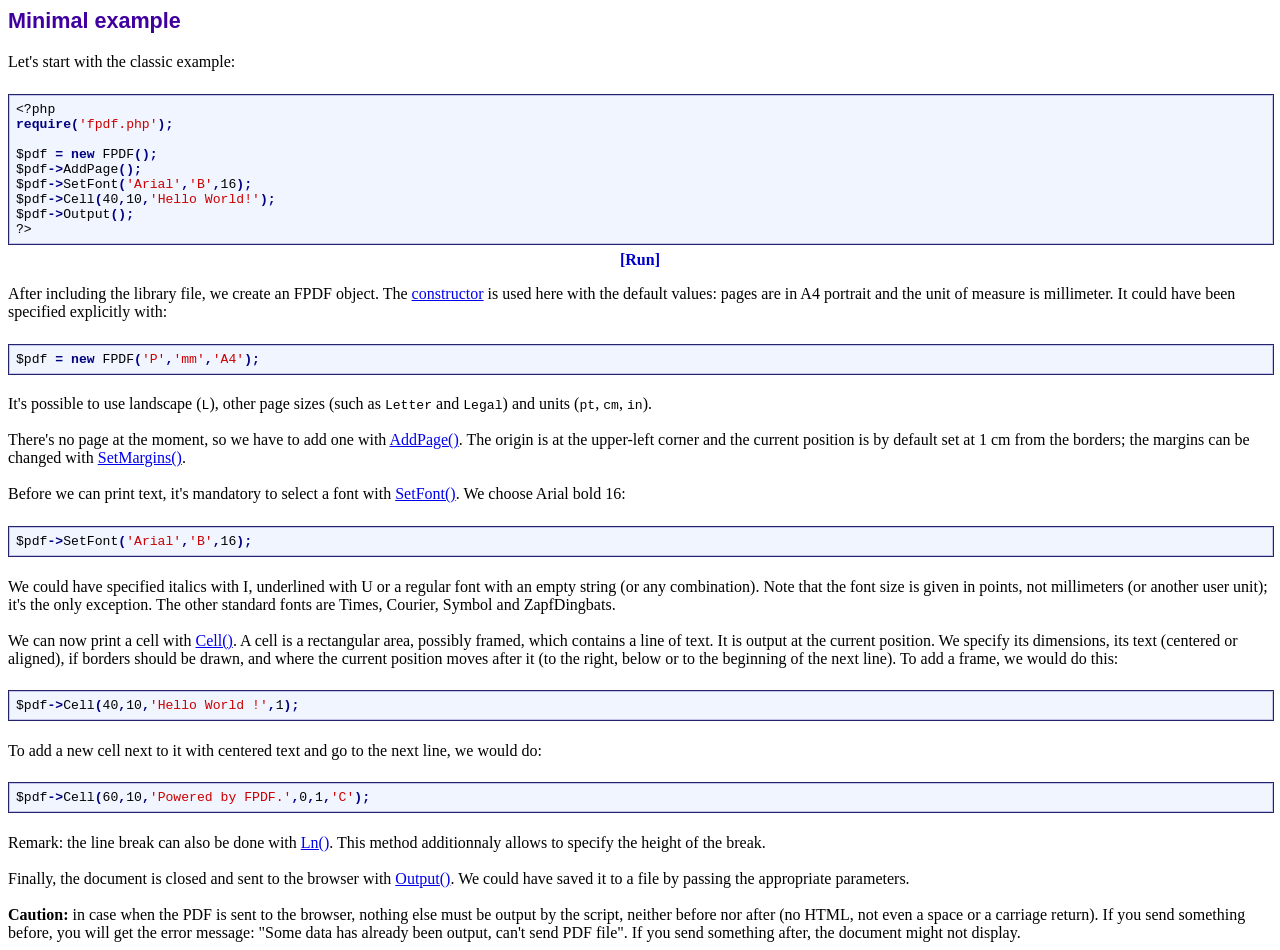
<file: fpdf186/tutorial/tuto1.htm>
<!DOCTYPE html PUBLIC "-//W3C//DTD HTML 4.01 Transitional//EN">
<html>
<head>
<meta http-equiv="Content-Type" content="text/html; charset=UTF-8">
<title>Minimal example</title>
<link type="text/css" rel="stylesheet" href="../fpdf.css">
</head>
<body>
<h1>Minimal example</h1>
Let's start with the classic example:
<div class="source">
<pre><code>&lt;?php
<span class="kw">require(</span><span class="str">'fpdf.php'</span><span class="kw">);

</span>$pdf <span class="kw">= new </span>FPDF<span class="kw">();
</span>$pdf<span class="kw">-&gt;</span>AddPage<span class="kw">();
</span>$pdf<span class="kw">-&gt;</span>SetFont<span class="kw">(</span><span class="str">'Arial'</span><span class="kw">,</span><span class="str">'B'</span><span class="kw">,</span>16<span class="kw">);
</span>$pdf<span class="kw">-&gt;</span>Cell<span class="kw">(</span>40<span class="kw">,</span>10<span class="kw">,</span><span class="str">'Hello World!'</span><span class="kw">);
</span>$pdf<span class="kw">-&gt;</span>Output<span class="kw">();
</span>?&gt;</code></pre>
</div>
<p class='demo'><a href='tuto1.php' target='_blank' class='demo'>[Run]</a></p>
After including the library file, we create an FPDF object.
The <a href='../doc/__construct.htm'>constructor</a> is used here with the default values: pages are in A4 portrait and
the unit of measure is millimeter. It could have been specified explicitly with:
<div class="source">
<pre><code>$pdf <span class="kw">= new </span>FPDF<span class="kw">(</span><span class="str">'P'</span><span class="kw">,</span><span class="str">'mm'</span><span class="kw">,</span><span class="str">'A4'</span><span class="kw">);
</span></code></pre>
</div>
It's possible to use landscape (<code>L</code>), other page sizes (such as <code>Letter</code> and
<code>Legal</code>) and units (<code>pt</code>, <code>cm</code>, <code>in</code>).
<br>
<br>
There's no page at the moment, so we have to add one with <a href='../doc/addpage.htm'>AddPage()</a>. The origin
is at the upper-left corner and the current position is by default set at 1 cm from the
borders; the margins can be changed with <a href='../doc/setmargins.htm'>SetMargins()</a>.
<br>
<br>
Before we can print text, it's mandatory to select a font with <a href='../doc/setfont.htm'>SetFont()</a>.
We choose Arial bold 16:
<div class="source">
<pre><code>$pdf<span class="kw">-&gt;</span>SetFont<span class="kw">(</span><span class="str">'Arial'</span><span class="kw">,</span><span class="str">'B'</span><span class="kw">,</span>16<span class="kw">);
</span></code></pre>
</div>
We could have specified italics with I, underlined with U or a regular font with an empty string
(or any combination). Note that the font size is given in points, not millimeters (or another user
unit); it's the only exception. The other standard fonts are Times, Courier, Symbol and ZapfDingbats.
<br>
<br>
We can now print a cell with <a href='../doc/cell.htm'>Cell()</a>. A cell is a rectangular area, possibly framed,
which contains a line of text. It is output at the current position. We specify its dimensions,
its text (centered or aligned), if borders should be drawn, and where the current position
moves after it (to the right, below or to the beginning of the next line). To add a frame, we would do this:
<div class="source">
<pre><code>$pdf<span class="kw">-&gt;</span>Cell<span class="kw">(</span>40<span class="kw">,</span>10<span class="kw">,</span><span class="str">'Hello World !'</span><span class="kw">,</span>1<span class="kw">);
</span></code></pre>
</div>
To add a new cell next to it with centered text and go to the next line, we would do:
<div class="source">
<pre><code>$pdf<span class="kw">-&gt;</span>Cell<span class="kw">(</span>60<span class="kw">,</span>10<span class="kw">,</span><span class="str">'Powered by FPDF.'</span><span class="kw">,</span>0<span class="kw">,</span>1<span class="kw">,</span><span class="str">'C'</span><span class="kw">);
</span></code></pre>
</div>
Remark: the line break can also be done with <a href='../doc/ln.htm'>Ln()</a>. This method additionnaly allows to specify
the height of the break.
<br>
<br>
Finally, the document is closed and sent to the browser with <a href='../doc/output.htm'>Output()</a>. We could have saved
it to a file by passing the appropriate parameters.
<br>
<br>
<strong>Caution:</strong> in case when the PDF is sent to the browser, nothing else must be output by the
script, neither before nor after (no HTML, not even a space or a carriage return). If you send something
before, you will get the error message: "Some data has already been output, can't send PDF file". If you
send something after, the document might not display.
</body>
</html>
</file>
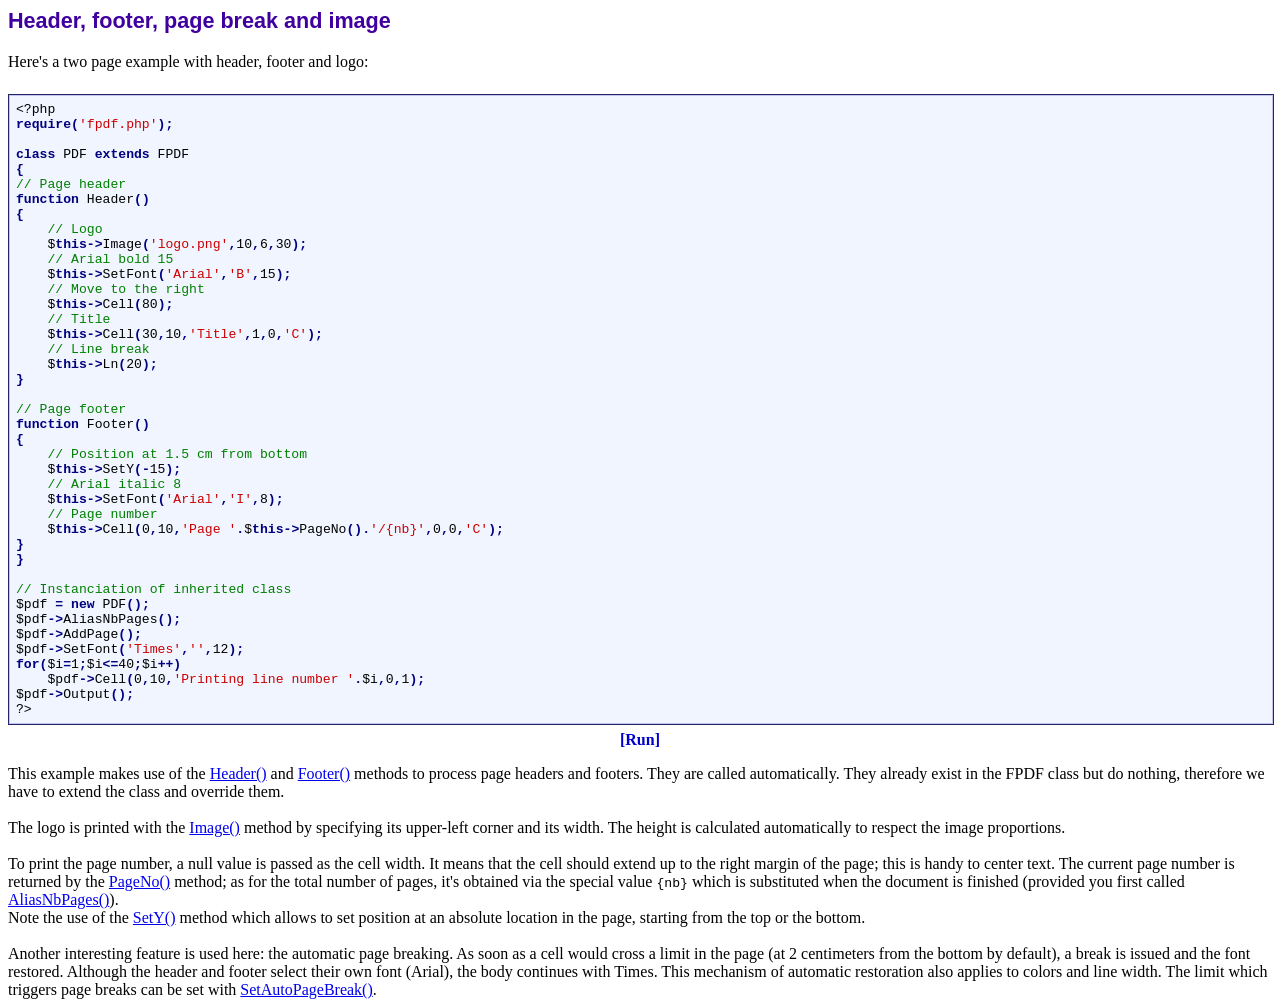
<file: fpdf186/tutorial/tuto2.htm>
<!DOCTYPE html PUBLIC "-//W3C//DTD HTML 4.01 Transitional//EN">
<html>
<head>
<meta http-equiv="Content-Type" content="text/html; charset=UTF-8">
<title>Header, footer, page break and image</title>
<link type="text/css" rel="stylesheet" href="../fpdf.css">
</head>
<body>
<h1>Header, footer, page break and image</h1>
Here's a two page example with header, footer and logo:
<div class="source">
<pre><code>&lt;?php
<span class="kw">require(</span><span class="str">'fpdf.php'</span><span class="kw">);

class </span>PDF <span class="kw">extends </span>FPDF
<span class="kw">{
</span><span class="cmt">// Page header
</span><span class="kw">function </span>Header<span class="kw">()
{
    </span><span class="cmt">// Logo
    </span>$<span class="kw">this-&gt;</span>Image<span class="kw">(</span><span class="str">'logo.png'</span><span class="kw">,</span>10<span class="kw">,</span>6<span class="kw">,</span>30<span class="kw">);
    </span><span class="cmt">// Arial bold 15
    </span>$<span class="kw">this-&gt;</span>SetFont<span class="kw">(</span><span class="str">'Arial'</span><span class="kw">,</span><span class="str">'B'</span><span class="kw">,</span>15<span class="kw">);
    </span><span class="cmt">// Move to the right
    </span>$<span class="kw">this-&gt;</span>Cell<span class="kw">(</span>80<span class="kw">);
    </span><span class="cmt">// Title
    </span>$<span class="kw">this-&gt;</span>Cell<span class="kw">(</span>30<span class="kw">,</span>10<span class="kw">,</span><span class="str">'Title'</span><span class="kw">,</span>1<span class="kw">,</span>0<span class="kw">,</span><span class="str">'C'</span><span class="kw">);
    </span><span class="cmt">// Line break
    </span>$<span class="kw">this-&gt;</span>Ln<span class="kw">(</span>20<span class="kw">);
}

</span><span class="cmt">// Page footer
</span><span class="kw">function </span>Footer<span class="kw">()
{
    </span><span class="cmt">// Position at 1.5 cm from bottom
    </span>$<span class="kw">this-&gt;</span>SetY<span class="kw">(-</span>15<span class="kw">);
    </span><span class="cmt">// Arial italic 8
    </span>$<span class="kw">this-&gt;</span>SetFont<span class="kw">(</span><span class="str">'Arial'</span><span class="kw">,</span><span class="str">'I'</span><span class="kw">,</span>8<span class="kw">);
    </span><span class="cmt">// Page number
    </span>$<span class="kw">this-&gt;</span>Cell<span class="kw">(</span>0<span class="kw">,</span>10<span class="kw">,</span><span class="str">'Page '</span><span class="kw">.</span>$<span class="kw">this-&gt;</span>PageNo<span class="kw">().</span><span class="str">'/{nb}'</span><span class="kw">,</span>0<span class="kw">,</span>0<span class="kw">,</span><span class="str">'C'</span><span class="kw">);
}
}

</span><span class="cmt">// Instanciation of inherited class
</span>$pdf <span class="kw">= new </span>PDF<span class="kw">();
</span>$pdf<span class="kw">-&gt;</span>AliasNbPages<span class="kw">();
</span>$pdf<span class="kw">-&gt;</span>AddPage<span class="kw">();
</span>$pdf<span class="kw">-&gt;</span>SetFont<span class="kw">(</span><span class="str">'Times'</span><span class="kw">,</span><span class="str">''</span><span class="kw">,</span>12<span class="kw">);
for(</span>$i<span class="kw">=</span>1<span class="kw">;</span>$i<span class="kw">&lt;=</span>40<span class="kw">;</span>$i<span class="kw">++)
    </span>$pdf<span class="kw">-&gt;</span>Cell<span class="kw">(</span>0<span class="kw">,</span>10<span class="kw">,</span><span class="str">'Printing line number '</span><span class="kw">.</span>$i<span class="kw">,</span>0<span class="kw">,</span>1<span class="kw">);
</span>$pdf<span class="kw">-&gt;</span>Output<span class="kw">();
</span>?&gt;</code></pre>
</div>
<p class='demo'><a href='tuto2.php' target='_blank' class='demo'>[Run]</a></p>
This example makes use of the <a href='../doc/header.htm'>Header()</a> and <a href='../doc/footer.htm'>Footer()</a> methods to process page headers and
footers. They are called automatically. They already exist in the FPDF class but do nothing,
therefore we have to extend the class and override them.
<br>
<br>
The logo is printed with the <a href='../doc/image.htm'>Image()</a> method by specifying its upper-left corner and
its width. The height is calculated automatically to respect the image proportions.
<br>
<br>
To print the page number, a null value is passed as the cell width. It means that the cell
should extend up to the right margin of the page; this is handy to center text. The current page
number is returned by the <a href='../doc/pageno.htm'>PageNo()</a> method; as for the total number of pages, it's obtained
via the special value <code>{nb}</code> which is substituted when the document is finished
(provided you first called <a href='../doc/aliasnbpages.htm'>AliasNbPages()</a>).
<br>
Note the use of the <a href='../doc/sety.htm'>SetY()</a> method which allows to set position at an absolute location in
the page, starting from the top or the bottom.
<br>
<br>
Another interesting feature is used here: the automatic page breaking. As soon as a cell would
cross a limit in the page (at 2 centimeters from the bottom by default), a break is issued
and the font restored. Although the header and footer select their own font (Arial), the body
continues with Times. This mechanism of automatic restoration also applies to colors and line
width. The limit which triggers page breaks can be set with <a href='../doc/setautopagebreak.htm'>SetAutoPageBreak()</a>.
</body>
</html>
</file>
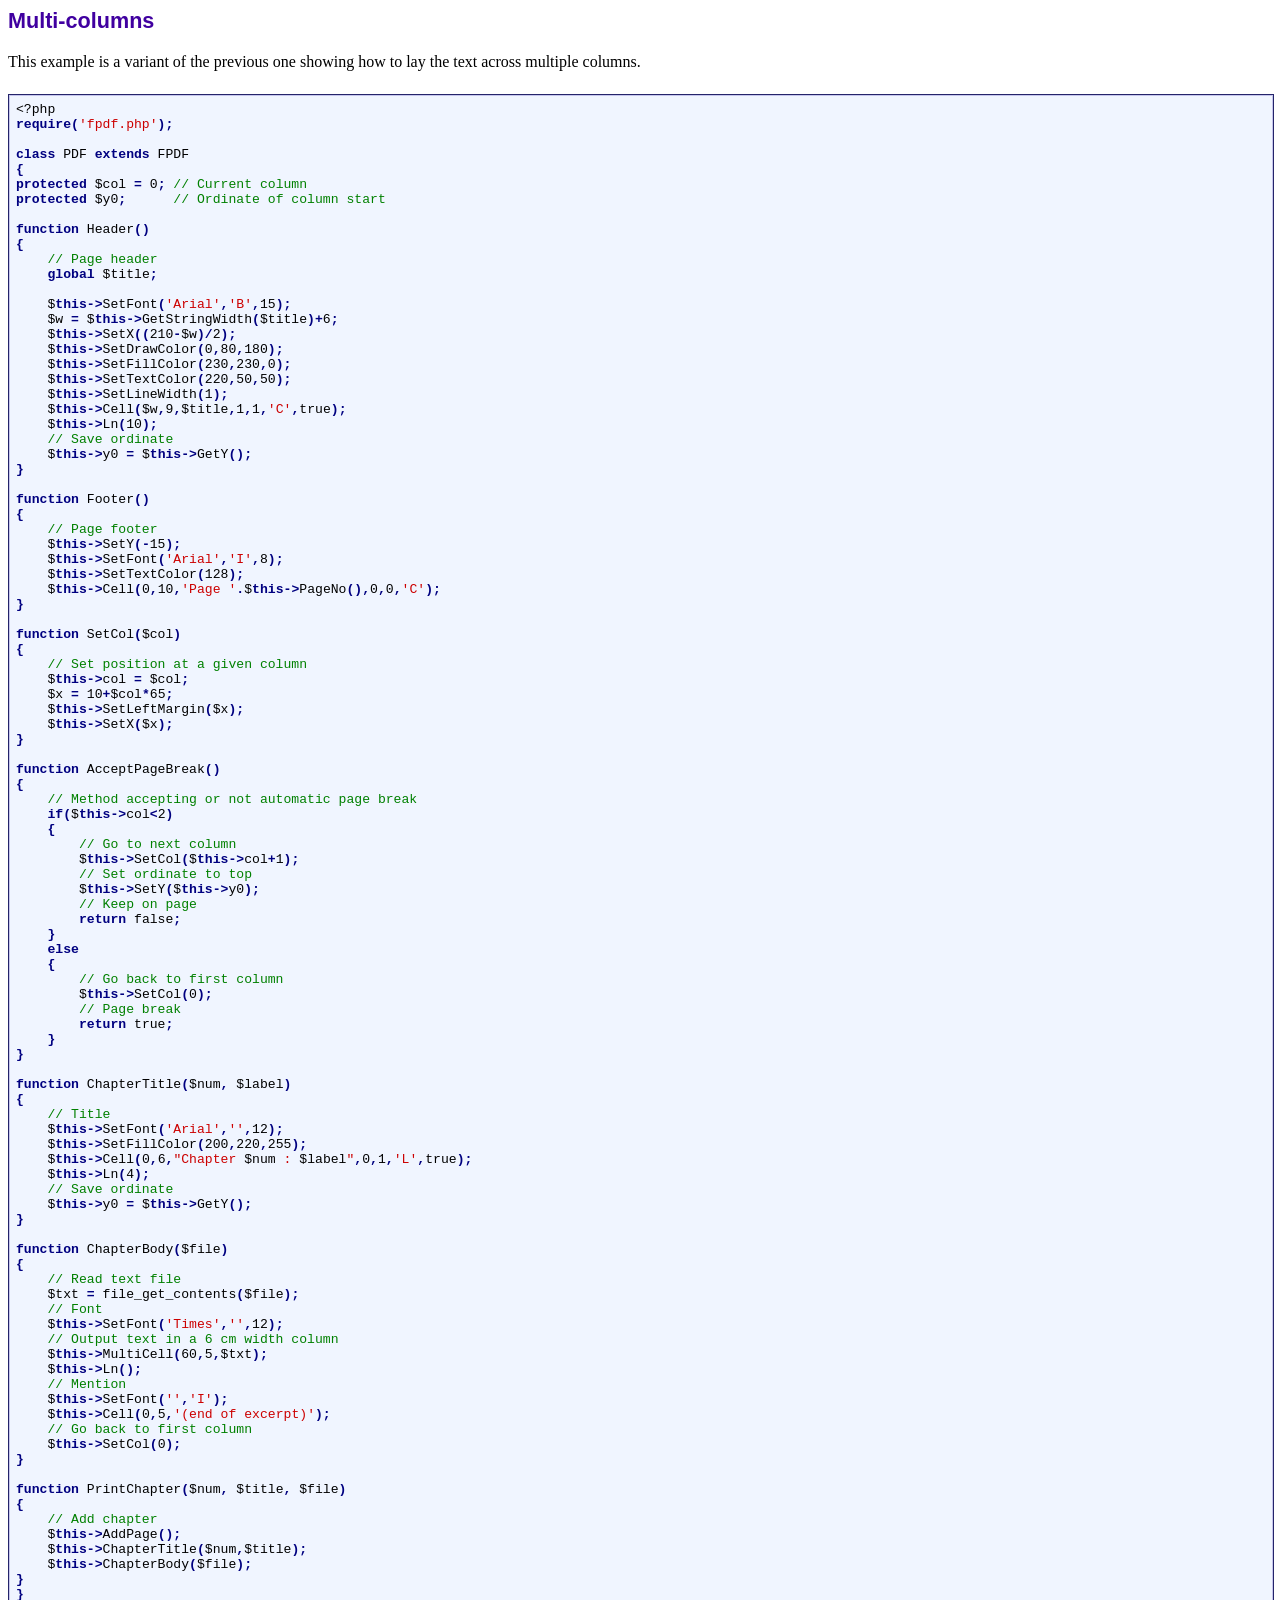
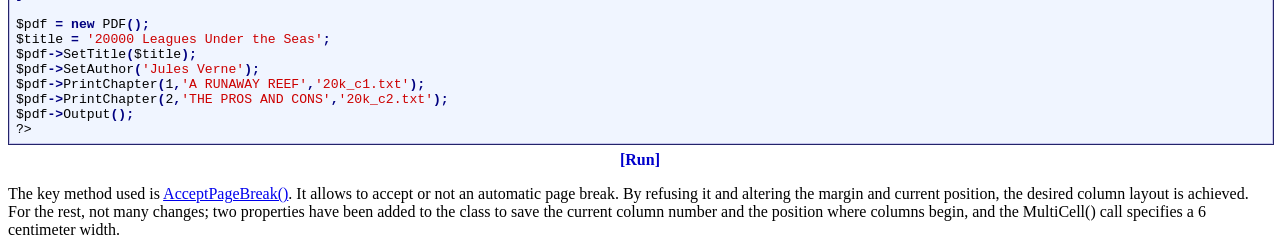
<file: fpdf186/tutorial/tuto4.htm>
<!DOCTYPE html PUBLIC "-//W3C//DTD HTML 4.01 Transitional//EN">
<html>
<head>
<meta http-equiv="Content-Type" content="text/html; charset=UTF-8">
<title>Multi-columns</title>
<link type="text/css" rel="stylesheet" href="../fpdf.css">
</head>
<body>
<h1>Multi-columns</h1>
This example is a variant of the previous one showing how to lay the text across multiple
columns.
<div class="source">
<pre><code>&lt;?php
<span class="kw">require(</span><span class="str">'fpdf.php'</span><span class="kw">);

class </span>PDF <span class="kw">extends </span>FPDF
<span class="kw">{
protected </span>$col <span class="kw">= </span>0<span class="kw">; </span><span class="cmt">// Current column
</span><span class="kw">protected </span>$y0<span class="kw">;      </span><span class="cmt">// Ordinate of column start

</span><span class="kw">function </span>Header<span class="kw">()
{
    </span><span class="cmt">// Page header
    </span><span class="kw">global </span>$title<span class="kw">;

    </span>$<span class="kw">this-&gt;</span>SetFont<span class="kw">(</span><span class="str">'Arial'</span><span class="kw">,</span><span class="str">'B'</span><span class="kw">,</span>15<span class="kw">);
    </span>$w <span class="kw">= </span>$<span class="kw">this-&gt;</span>GetStringWidth<span class="kw">(</span>$title<span class="kw">)+</span>6<span class="kw">;
    </span>$<span class="kw">this-&gt;</span>SetX<span class="kw">((</span>210<span class="kw">-</span>$w<span class="kw">)/</span>2<span class="kw">);
    </span>$<span class="kw">this-&gt;</span>SetDrawColor<span class="kw">(</span>0<span class="kw">,</span>80<span class="kw">,</span>180<span class="kw">);
    </span>$<span class="kw">this-&gt;</span>SetFillColor<span class="kw">(</span>230<span class="kw">,</span>230<span class="kw">,</span>0<span class="kw">);
    </span>$<span class="kw">this-&gt;</span>SetTextColor<span class="kw">(</span>220<span class="kw">,</span>50<span class="kw">,</span>50<span class="kw">);
    </span>$<span class="kw">this-&gt;</span>SetLineWidth<span class="kw">(</span>1<span class="kw">);
    </span>$<span class="kw">this-&gt;</span>Cell<span class="kw">(</span>$w<span class="kw">,</span>9<span class="kw">,</span>$title<span class="kw">,</span>1<span class="kw">,</span>1<span class="kw">,</span><span class="str">'C'</span><span class="kw">,</span>true<span class="kw">);
    </span>$<span class="kw">this-&gt;</span>Ln<span class="kw">(</span>10<span class="kw">);
    </span><span class="cmt">// Save ordinate
    </span>$<span class="kw">this-&gt;</span>y0 <span class="kw">= </span>$<span class="kw">this-&gt;</span>GetY<span class="kw">();
}

function </span>Footer<span class="kw">()
{
    </span><span class="cmt">// Page footer
    </span>$<span class="kw">this-&gt;</span>SetY<span class="kw">(-</span>15<span class="kw">);
    </span>$<span class="kw">this-&gt;</span>SetFont<span class="kw">(</span><span class="str">'Arial'</span><span class="kw">,</span><span class="str">'I'</span><span class="kw">,</span>8<span class="kw">);
    </span>$<span class="kw">this-&gt;</span>SetTextColor<span class="kw">(</span>128<span class="kw">);
    </span>$<span class="kw">this-&gt;</span>Cell<span class="kw">(</span>0<span class="kw">,</span>10<span class="kw">,</span><span class="str">'Page '</span><span class="kw">.</span>$<span class="kw">this-&gt;</span>PageNo<span class="kw">(),</span>0<span class="kw">,</span>0<span class="kw">,</span><span class="str">'C'</span><span class="kw">);
}

function </span>SetCol<span class="kw">(</span>$col<span class="kw">)
{
    </span><span class="cmt">// Set position at a given column
    </span>$<span class="kw">this-&gt;</span>col <span class="kw">= </span>$col<span class="kw">;
    </span>$x <span class="kw">= </span>10<span class="kw">+</span>$col<span class="kw">*</span>65<span class="kw">;
    </span>$<span class="kw">this-&gt;</span>SetLeftMargin<span class="kw">(</span>$x<span class="kw">);
    </span>$<span class="kw">this-&gt;</span>SetX<span class="kw">(</span>$x<span class="kw">);
}

function </span>AcceptPageBreak<span class="kw">()
{
    </span><span class="cmt">// Method accepting or not automatic page break
    </span><span class="kw">if(</span>$<span class="kw">this-&gt;</span>col<span class="kw">&lt;</span>2<span class="kw">)
    {
        </span><span class="cmt">// Go to next column
        </span>$<span class="kw">this-&gt;</span>SetCol<span class="kw">(</span>$<span class="kw">this-&gt;</span>col<span class="kw">+</span>1<span class="kw">);
        </span><span class="cmt">// Set ordinate to top
        </span>$<span class="kw">this-&gt;</span>SetY<span class="kw">(</span>$<span class="kw">this-&gt;</span>y0<span class="kw">);
        </span><span class="cmt">// Keep on page
        </span><span class="kw">return </span>false<span class="kw">;
    }
    else
    {
        </span><span class="cmt">// Go back to first column
        </span>$<span class="kw">this-&gt;</span>SetCol<span class="kw">(</span>0<span class="kw">);
        </span><span class="cmt">// Page break
        </span><span class="kw">return </span>true<span class="kw">;
    }
}

function </span>ChapterTitle<span class="kw">(</span>$num<span class="kw">, </span>$label<span class="kw">)
{
    </span><span class="cmt">// Title
    </span>$<span class="kw">this-&gt;</span>SetFont<span class="kw">(</span><span class="str">'Arial'</span><span class="kw">,</span><span class="str">''</span><span class="kw">,</span>12<span class="kw">);
    </span>$<span class="kw">this-&gt;</span>SetFillColor<span class="kw">(</span>200<span class="kw">,</span>220<span class="kw">,</span>255<span class="kw">);
    </span>$<span class="kw">this-&gt;</span>Cell<span class="kw">(</span>0<span class="kw">,</span>6<span class="kw">,</span><span class="str">"Chapter </span>$num<span class="str"> : </span>$label<span class="str">"</span><span class="kw">,</span>0<span class="kw">,</span>1<span class="kw">,</span><span class="str">'L'</span><span class="kw">,</span>true<span class="kw">);
    </span>$<span class="kw">this-&gt;</span>Ln<span class="kw">(</span>4<span class="kw">);
    </span><span class="cmt">// Save ordinate
    </span>$<span class="kw">this-&gt;</span>y0 <span class="kw">= </span>$<span class="kw">this-&gt;</span>GetY<span class="kw">();
}

function </span>ChapterBody<span class="kw">(</span>$file<span class="kw">)
{
    </span><span class="cmt">// Read text file
    </span>$txt <span class="kw">= </span>file_get_contents<span class="kw">(</span>$file<span class="kw">);
    </span><span class="cmt">// Font
    </span>$<span class="kw">this-&gt;</span>SetFont<span class="kw">(</span><span class="str">'Times'</span><span class="kw">,</span><span class="str">''</span><span class="kw">,</span>12<span class="kw">);
    </span><span class="cmt">// Output text in a 6 cm width column
    </span>$<span class="kw">this-&gt;</span>MultiCell<span class="kw">(</span>60<span class="kw">,</span>5<span class="kw">,</span>$txt<span class="kw">);
    </span>$<span class="kw">this-&gt;</span>Ln<span class="kw">();
    </span><span class="cmt">// Mention
    </span>$<span class="kw">this-&gt;</span>SetFont<span class="kw">(</span><span class="str">''</span><span class="kw">,</span><span class="str">'I'</span><span class="kw">);
    </span>$<span class="kw">this-&gt;</span>Cell<span class="kw">(</span>0<span class="kw">,</span>5<span class="kw">,</span><span class="str">'(end of excerpt)'</span><span class="kw">);
    </span><span class="cmt">// Go back to first column
    </span>$<span class="kw">this-&gt;</span>SetCol<span class="kw">(</span>0<span class="kw">);
}

function </span>PrintChapter<span class="kw">(</span>$num<span class="kw">, </span>$title<span class="kw">, </span>$file<span class="kw">)
{
    </span><span class="cmt">// Add chapter
    </span>$<span class="kw">this-&gt;</span>AddPage<span class="kw">();
    </span>$<span class="kw">this-&gt;</span>ChapterTitle<span class="kw">(</span>$num<span class="kw">,</span>$title<span class="kw">);
    </span>$<span class="kw">this-&gt;</span>ChapterBody<span class="kw">(</span>$file<span class="kw">);
}
}

</span>$pdf <span class="kw">= new </span>PDF<span class="kw">();
</span>$title <span class="kw">= </span><span class="str">'20000 Leagues Under the Seas'</span><span class="kw">;
</span>$pdf<span class="kw">-&gt;</span>SetTitle<span class="kw">(</span>$title<span class="kw">);
</span>$pdf<span class="kw">-&gt;</span>SetAuthor<span class="kw">(</span><span class="str">'Jules Verne'</span><span class="kw">);
</span>$pdf<span class="kw">-&gt;</span>PrintChapter<span class="kw">(</span>1<span class="kw">,</span><span class="str">'A RUNAWAY REEF'</span><span class="kw">,</span><span class="str">'20k_c1.txt'</span><span class="kw">);
</span>$pdf<span class="kw">-&gt;</span>PrintChapter<span class="kw">(</span>2<span class="kw">,</span><span class="str">'THE PROS AND CONS'</span><span class="kw">,</span><span class="str">'20k_c2.txt'</span><span class="kw">);
</span>$pdf<span class="kw">-&gt;</span>Output<span class="kw">();
</span>?&gt;</code></pre>
</div>
<p class='demo'><a href='tuto4.php' target='_blank' class='demo'>[Run]</a></p>
The key method used is <a href='../doc/acceptpagebreak.htm'>AcceptPageBreak()</a>. It allows to accept or not an automatic page
break. By refusing it and altering the margin and current position, the desired column layout
is achieved.
<br>
For the rest, not many changes; two properties have been added to the class to save the current
column number and the position where columns begin, and the MultiCell() call specifies a
6 centimeter width.
</body>
</html>
</file>
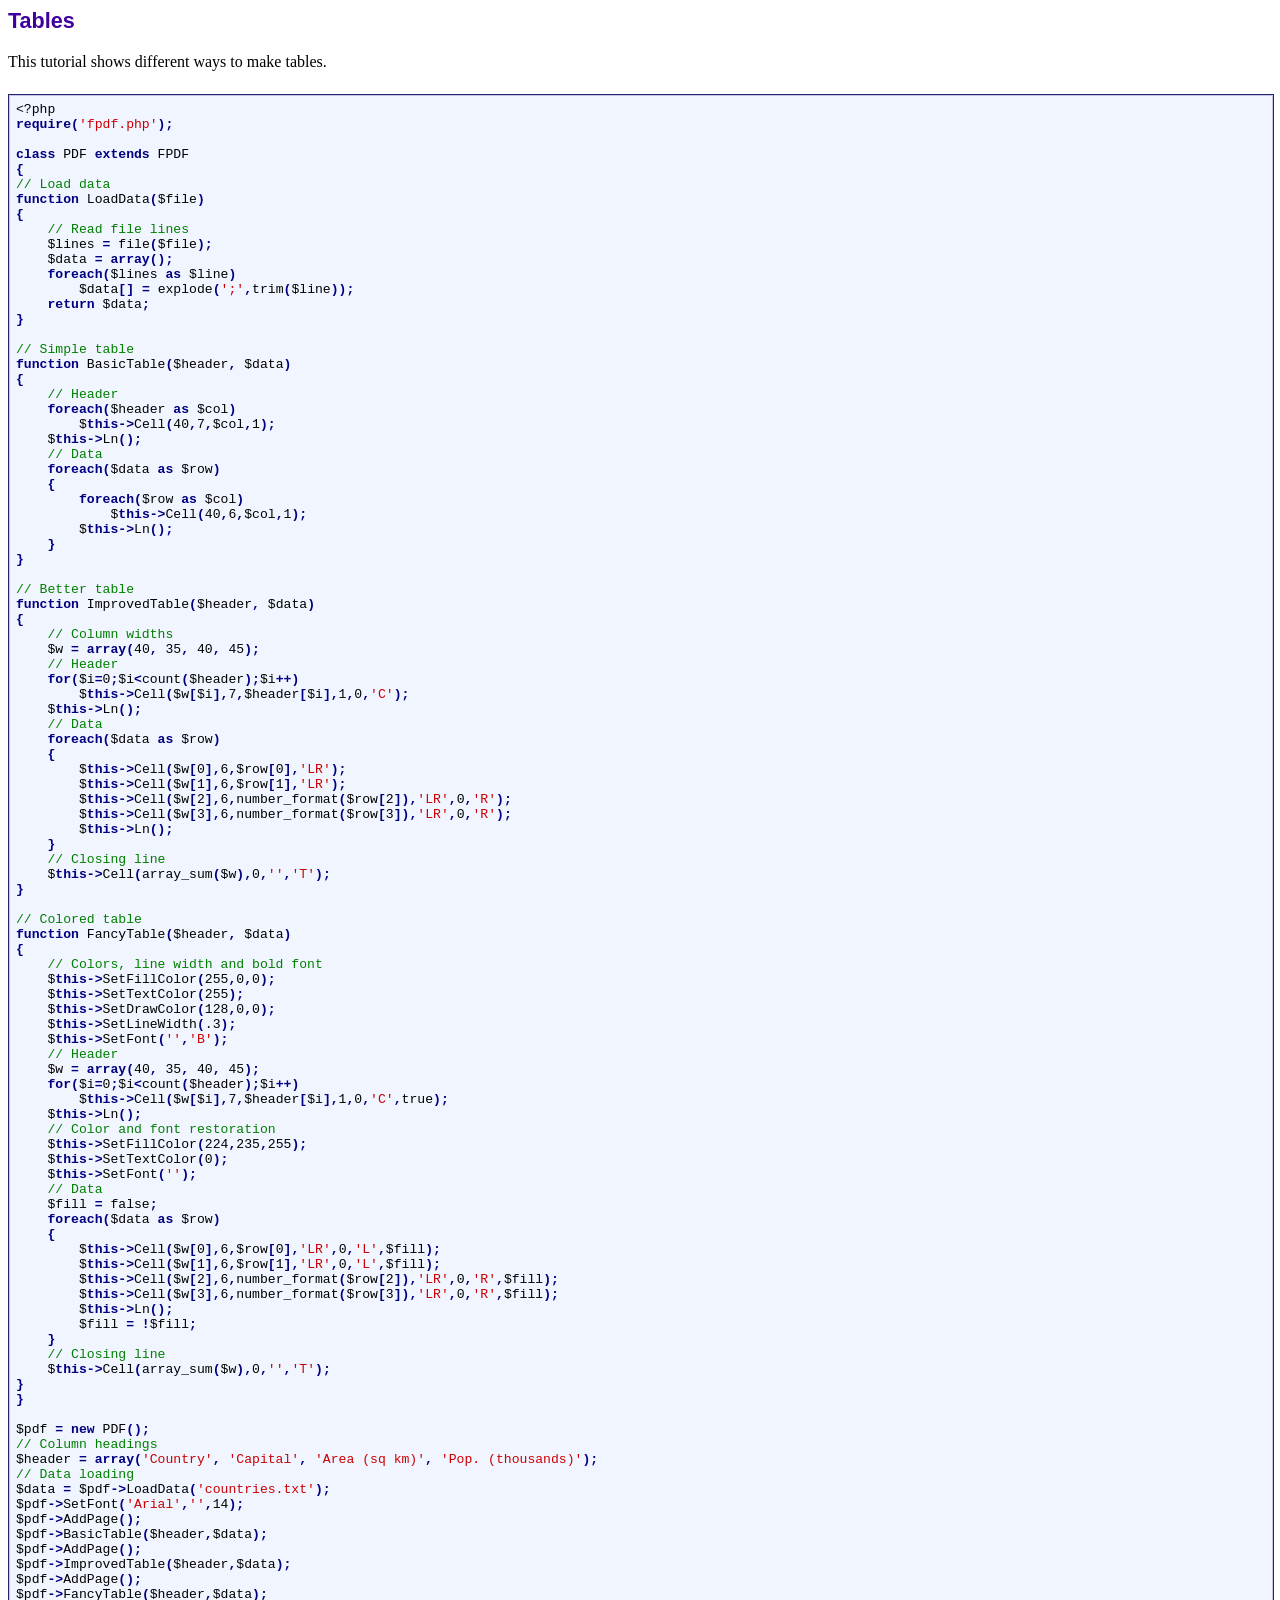
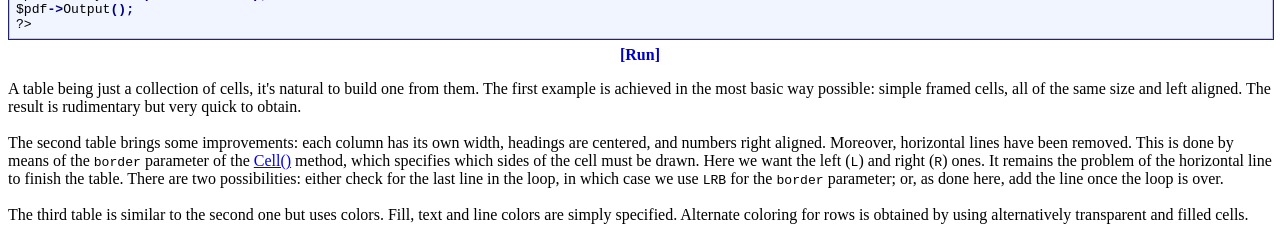
<file: fpdf186/tutorial/tuto5.htm>
<!DOCTYPE html PUBLIC "-//W3C//DTD HTML 4.01 Transitional//EN">
<html>
<head>
<meta http-equiv="Content-Type" content="text/html; charset=UTF-8">
<title>Tables</title>
<link type="text/css" rel="stylesheet" href="../fpdf.css">
</head>
<body>
<h1>Tables</h1>
This tutorial shows different ways to make tables.
<div class="source">
<pre><code>&lt;?php
<span class="kw">require(</span><span class="str">'fpdf.php'</span><span class="kw">);

class </span>PDF <span class="kw">extends </span>FPDF
<span class="kw">{
</span><span class="cmt">// Load data
</span><span class="kw">function </span>LoadData<span class="kw">(</span>$file<span class="kw">)
{
    </span><span class="cmt">// Read file lines
    </span>$lines <span class="kw">= </span>file<span class="kw">(</span>$file<span class="kw">);
    </span>$data <span class="kw">= array();
    foreach(</span>$lines <span class="kw">as </span>$line<span class="kw">)
        </span>$data<span class="kw">[] = </span>explode<span class="kw">(</span><span class="str">';'</span><span class="kw">,</span>trim<span class="kw">(</span>$line<span class="kw">));
    return </span>$data<span class="kw">;
}

</span><span class="cmt">// Simple table
</span><span class="kw">function </span>BasicTable<span class="kw">(</span>$header<span class="kw">, </span>$data<span class="kw">)
{
    </span><span class="cmt">// Header
    </span><span class="kw">foreach(</span>$header <span class="kw">as </span>$col<span class="kw">)
        </span>$<span class="kw">this-&gt;</span>Cell<span class="kw">(</span>40<span class="kw">,</span>7<span class="kw">,</span>$col<span class="kw">,</span>1<span class="kw">);
    </span>$<span class="kw">this-&gt;</span>Ln<span class="kw">();
    </span><span class="cmt">// Data
    </span><span class="kw">foreach(</span>$data <span class="kw">as </span>$row<span class="kw">)
    {
        foreach(</span>$row <span class="kw">as </span>$col<span class="kw">)
            </span>$<span class="kw">this-&gt;</span>Cell<span class="kw">(</span>40<span class="kw">,</span>6<span class="kw">,</span>$col<span class="kw">,</span>1<span class="kw">);
        </span>$<span class="kw">this-&gt;</span>Ln<span class="kw">();
    }
}

</span><span class="cmt">// Better table
</span><span class="kw">function </span>ImprovedTable<span class="kw">(</span>$header<span class="kw">, </span>$data<span class="kw">)
{
    </span><span class="cmt">// Column widths
    </span>$w <span class="kw">= array(</span>40<span class="kw">, </span>35<span class="kw">, </span>40<span class="kw">, </span>45<span class="kw">);
    </span><span class="cmt">// Header
    </span><span class="kw">for(</span>$i<span class="kw">=</span>0<span class="kw">;</span>$i<span class="kw">&lt;</span>count<span class="kw">(</span>$header<span class="kw">);</span>$i<span class="kw">++)
        </span>$<span class="kw">this-&gt;</span>Cell<span class="kw">(</span>$w<span class="kw">[</span>$i<span class="kw">],</span>7<span class="kw">,</span>$header<span class="kw">[</span>$i<span class="kw">],</span>1<span class="kw">,</span>0<span class="kw">,</span><span class="str">'C'</span><span class="kw">);
    </span>$<span class="kw">this-&gt;</span>Ln<span class="kw">();
    </span><span class="cmt">// Data
    </span><span class="kw">foreach(</span>$data <span class="kw">as </span>$row<span class="kw">)
    {
        </span>$<span class="kw">this-&gt;</span>Cell<span class="kw">(</span>$w<span class="kw">[</span>0<span class="kw">],</span>6<span class="kw">,</span>$row<span class="kw">[</span>0<span class="kw">],</span><span class="str">'LR'</span><span class="kw">);
        </span>$<span class="kw">this-&gt;</span>Cell<span class="kw">(</span>$w<span class="kw">[</span>1<span class="kw">],</span>6<span class="kw">,</span>$row<span class="kw">[</span>1<span class="kw">],</span><span class="str">'LR'</span><span class="kw">);
        </span>$<span class="kw">this-&gt;</span>Cell<span class="kw">(</span>$w<span class="kw">[</span>2<span class="kw">],</span>6<span class="kw">,</span>number_format<span class="kw">(</span>$row<span class="kw">[</span>2<span class="kw">]),</span><span class="str">'LR'</span><span class="kw">,</span>0<span class="kw">,</span><span class="str">'R'</span><span class="kw">);
        </span>$<span class="kw">this-&gt;</span>Cell<span class="kw">(</span>$w<span class="kw">[</span>3<span class="kw">],</span>6<span class="kw">,</span>number_format<span class="kw">(</span>$row<span class="kw">[</span>3<span class="kw">]),</span><span class="str">'LR'</span><span class="kw">,</span>0<span class="kw">,</span><span class="str">'R'</span><span class="kw">);
        </span>$<span class="kw">this-&gt;</span>Ln<span class="kw">();
    }
    </span><span class="cmt">// Closing line
    </span>$<span class="kw">this-&gt;</span>Cell<span class="kw">(</span>array_sum<span class="kw">(</span>$w<span class="kw">),</span>0<span class="kw">,</span><span class="str">''</span><span class="kw">,</span><span class="str">'T'</span><span class="kw">);
}

</span><span class="cmt">// Colored table
</span><span class="kw">function </span>FancyTable<span class="kw">(</span>$header<span class="kw">, </span>$data<span class="kw">)
{
    </span><span class="cmt">// Colors, line width and bold font
    </span>$<span class="kw">this-&gt;</span>SetFillColor<span class="kw">(</span>255<span class="kw">,</span>0<span class="kw">,</span>0<span class="kw">);
    </span>$<span class="kw">this-&gt;</span>SetTextColor<span class="kw">(</span>255<span class="kw">);
    </span>$<span class="kw">this-&gt;</span>SetDrawColor<span class="kw">(</span>128<span class="kw">,</span>0<span class="kw">,</span>0<span class="kw">);
    </span>$<span class="kw">this-&gt;</span>SetLineWidth<span class="kw">(</span>.3<span class="kw">);
    </span>$<span class="kw">this-&gt;</span>SetFont<span class="kw">(</span><span class="str">''</span><span class="kw">,</span><span class="str">'B'</span><span class="kw">);
    </span><span class="cmt">// Header
    </span>$w <span class="kw">= array(</span>40<span class="kw">, </span>35<span class="kw">, </span>40<span class="kw">, </span>45<span class="kw">);
    for(</span>$i<span class="kw">=</span>0<span class="kw">;</span>$i<span class="kw">&lt;</span>count<span class="kw">(</span>$header<span class="kw">);</span>$i<span class="kw">++)
        </span>$<span class="kw">this-&gt;</span>Cell<span class="kw">(</span>$w<span class="kw">[</span>$i<span class="kw">],</span>7<span class="kw">,</span>$header<span class="kw">[</span>$i<span class="kw">],</span>1<span class="kw">,</span>0<span class="kw">,</span><span class="str">'C'</span><span class="kw">,</span>true<span class="kw">);
    </span>$<span class="kw">this-&gt;</span>Ln<span class="kw">();
    </span><span class="cmt">// Color and font restoration
    </span>$<span class="kw">this-&gt;</span>SetFillColor<span class="kw">(</span>224<span class="kw">,</span>235<span class="kw">,</span>255<span class="kw">);
    </span>$<span class="kw">this-&gt;</span>SetTextColor<span class="kw">(</span>0<span class="kw">);
    </span>$<span class="kw">this-&gt;</span>SetFont<span class="kw">(</span><span class="str">''</span><span class="kw">);
    </span><span class="cmt">// Data
    </span>$fill <span class="kw">= </span>false<span class="kw">;
    foreach(</span>$data <span class="kw">as </span>$row<span class="kw">)
    {
        </span>$<span class="kw">this-&gt;</span>Cell<span class="kw">(</span>$w<span class="kw">[</span>0<span class="kw">],</span>6<span class="kw">,</span>$row<span class="kw">[</span>0<span class="kw">],</span><span class="str">'LR'</span><span class="kw">,</span>0<span class="kw">,</span><span class="str">'L'</span><span class="kw">,</span>$fill<span class="kw">);
        </span>$<span class="kw">this-&gt;</span>Cell<span class="kw">(</span>$w<span class="kw">[</span>1<span class="kw">],</span>6<span class="kw">,</span>$row<span class="kw">[</span>1<span class="kw">],</span><span class="str">'LR'</span><span class="kw">,</span>0<span class="kw">,</span><span class="str">'L'</span><span class="kw">,</span>$fill<span class="kw">);
        </span>$<span class="kw">this-&gt;</span>Cell<span class="kw">(</span>$w<span class="kw">[</span>2<span class="kw">],</span>6<span class="kw">,</span>number_format<span class="kw">(</span>$row<span class="kw">[</span>2<span class="kw">]),</span><span class="str">'LR'</span><span class="kw">,</span>0<span class="kw">,</span><span class="str">'R'</span><span class="kw">,</span>$fill<span class="kw">);
        </span>$<span class="kw">this-&gt;</span>Cell<span class="kw">(</span>$w<span class="kw">[</span>3<span class="kw">],</span>6<span class="kw">,</span>number_format<span class="kw">(</span>$row<span class="kw">[</span>3<span class="kw">]),</span><span class="str">'LR'</span><span class="kw">,</span>0<span class="kw">,</span><span class="str">'R'</span><span class="kw">,</span>$fill<span class="kw">);
        </span>$<span class="kw">this-&gt;</span>Ln<span class="kw">();
        </span>$fill <span class="kw">= !</span>$fill<span class="kw">;
    }
    </span><span class="cmt">// Closing line
    </span>$<span class="kw">this-&gt;</span>Cell<span class="kw">(</span>array_sum<span class="kw">(</span>$w<span class="kw">),</span>0<span class="kw">,</span><span class="str">''</span><span class="kw">,</span><span class="str">'T'</span><span class="kw">);
}
}

</span>$pdf <span class="kw">= new </span>PDF<span class="kw">();
</span><span class="cmt">// Column headings
</span>$header <span class="kw">= array(</span><span class="str">'Country'</span><span class="kw">, </span><span class="str">'Capital'</span><span class="kw">, </span><span class="str">'Area (sq km)'</span><span class="kw">, </span><span class="str">'Pop. (thousands)'</span><span class="kw">);
</span><span class="cmt">// Data loading
</span>$data <span class="kw">= </span>$pdf<span class="kw">-&gt;</span>LoadData<span class="kw">(</span><span class="str">'countries.txt'</span><span class="kw">);
</span>$pdf<span class="kw">-&gt;</span>SetFont<span class="kw">(</span><span class="str">'Arial'</span><span class="kw">,</span><span class="str">''</span><span class="kw">,</span>14<span class="kw">);
</span>$pdf<span class="kw">-&gt;</span>AddPage<span class="kw">();
</span>$pdf<span class="kw">-&gt;</span>BasicTable<span class="kw">(</span>$header<span class="kw">,</span>$data<span class="kw">);
</span>$pdf<span class="kw">-&gt;</span>AddPage<span class="kw">();
</span>$pdf<span class="kw">-&gt;</span>ImprovedTable<span class="kw">(</span>$header<span class="kw">,</span>$data<span class="kw">);
</span>$pdf<span class="kw">-&gt;</span>AddPage<span class="kw">();
</span>$pdf<span class="kw">-&gt;</span>FancyTable<span class="kw">(</span>$header<span class="kw">,</span>$data<span class="kw">);
</span>$pdf<span class="kw">-&gt;</span>Output<span class="kw">();
</span>?&gt;</code></pre>
</div>
<p class='demo'><a href='tuto5.php' target='_blank' class='demo'>[Run]</a></p>
A table being just a collection of cells, it's natural to build one from them. The first
example is achieved in the most basic way possible: simple framed cells, all of the same size
and left aligned. The result is rudimentary but very quick to obtain.
<br>
<br>
The second table brings some improvements: each column has its own width, headings are centered,
and numbers right aligned. Moreover, horizontal lines have been removed. This is done by means
of the <code>border</code> parameter of the <a href='../doc/cell.htm'>Cell()</a> method, which specifies which sides of the
cell must be drawn. Here we want the left (<code>L</code>) and right (<code>R</code>) ones. It remains
the problem of the horizontal line to finish the table. There are two possibilities: either
check for the last line in the loop, in which case we use <code>LRB</code> for the <code>border</code>
parameter; or, as done here, add the line once the loop is over.
<br>
<br>
The third table is similar to the second one but uses colors. Fill, text and line colors are
simply specified. Alternate coloring for rows is obtained by using alternatively transparent
and filled cells.
</body>
</html>
</file>
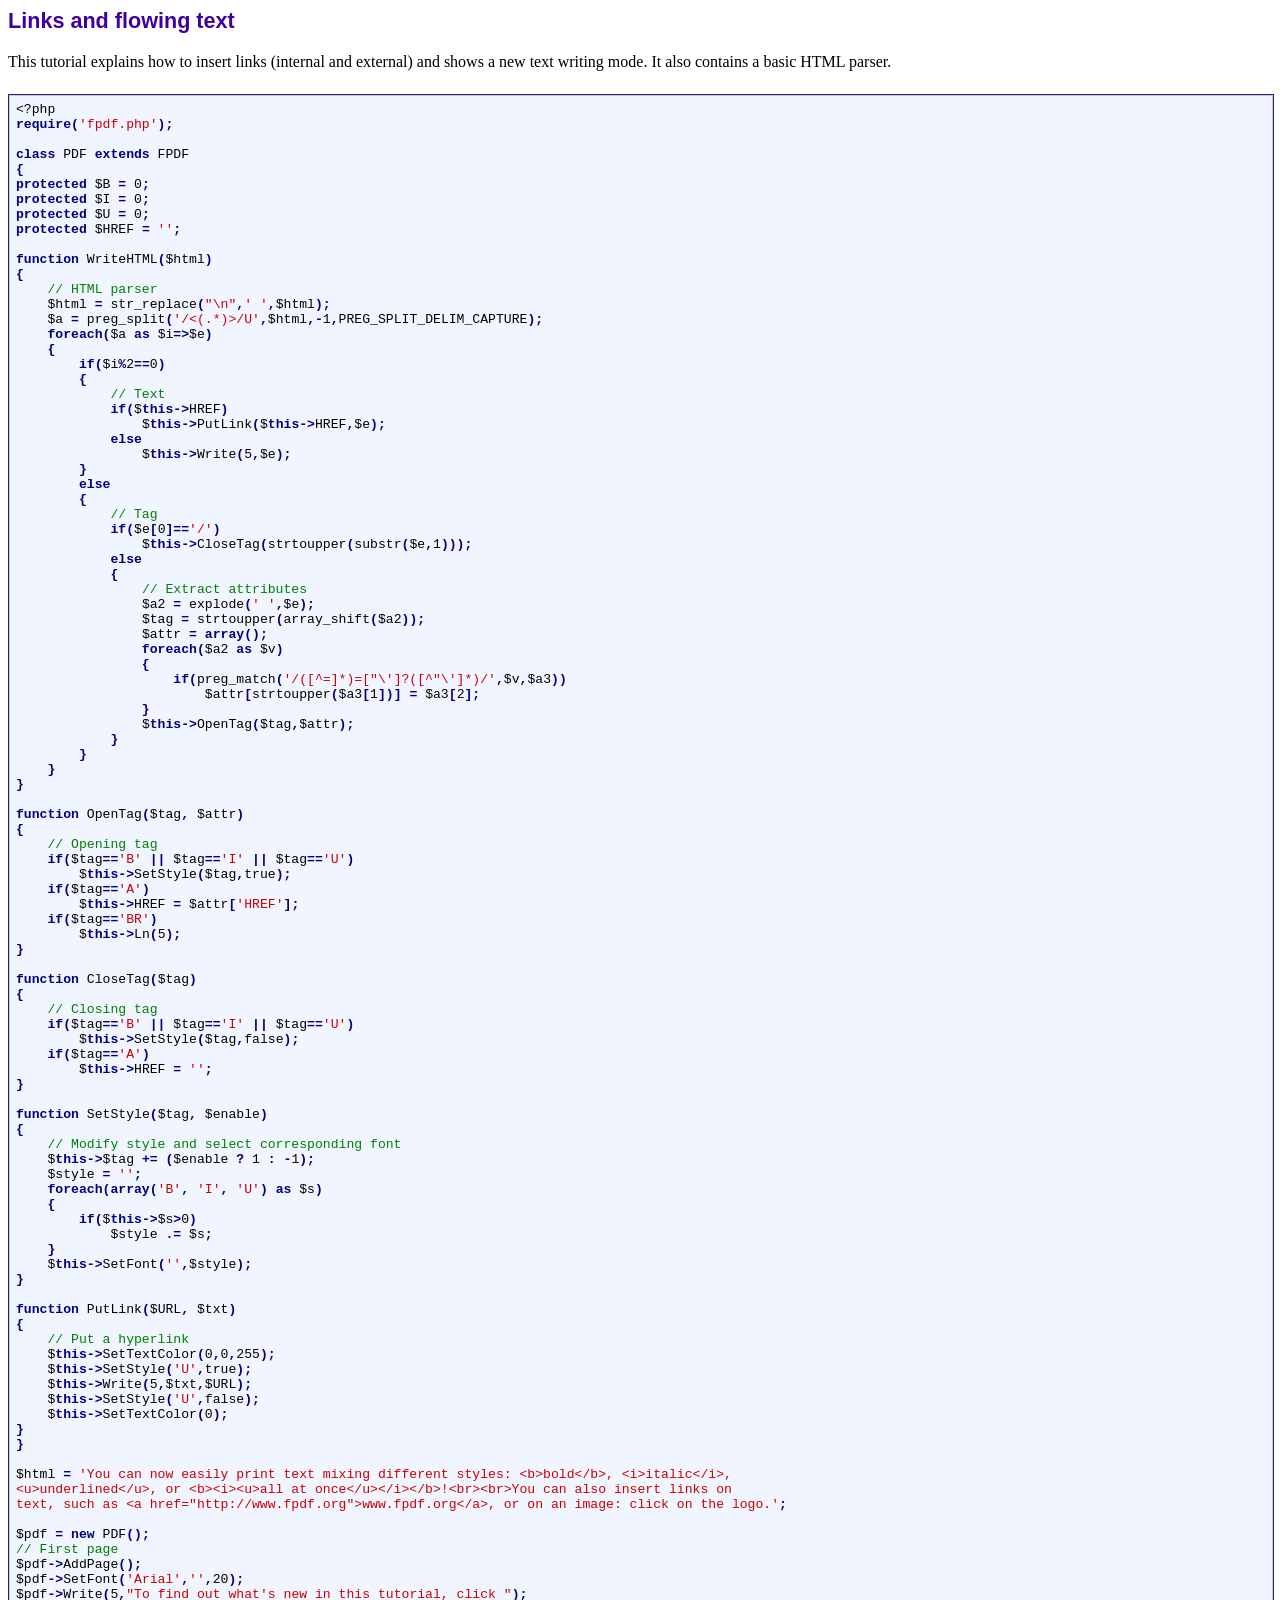
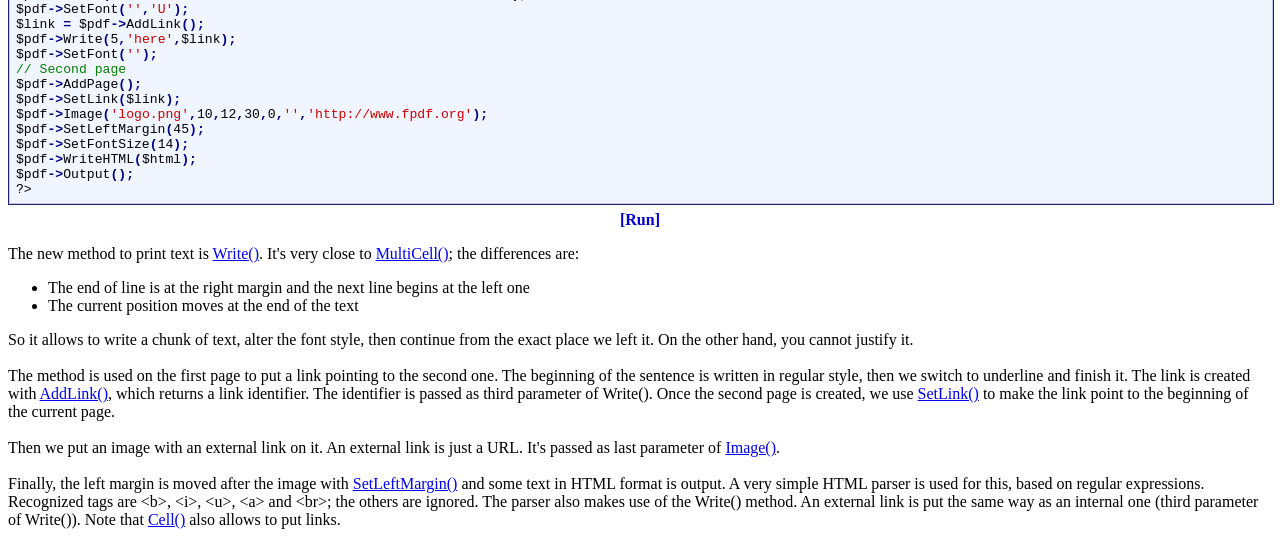
<file: fpdf186/tutorial/tuto6.htm>
<!DOCTYPE html PUBLIC "-//W3C//DTD HTML 4.01 Transitional//EN">
<html>
<head>
<meta http-equiv="Content-Type" content="text/html; charset=UTF-8">
<title>Links and flowing text</title>
<link type="text/css" rel="stylesheet" href="../fpdf.css">
</head>
<body>
<h1>Links and flowing text</h1>
This tutorial explains how to insert links (internal and external) and shows a new text writing
mode. It also contains a basic HTML parser.
<div class="source">
<pre><code>&lt;?php
<span class="kw">require(</span><span class="str">'fpdf.php'</span><span class="kw">);

class </span>PDF <span class="kw">extends </span>FPDF
<span class="kw">{
protected </span>$B <span class="kw">= </span>0<span class="kw">;
protected </span>$I <span class="kw">= </span>0<span class="kw">;
protected </span>$U <span class="kw">= </span>0<span class="kw">;
protected </span>$HREF <span class="kw">= </span><span class="str">''</span><span class="kw">;

function </span>WriteHTML<span class="kw">(</span>$html<span class="kw">)
{
    </span><span class="cmt">// HTML parser
    </span>$html <span class="kw">= </span>str_replace<span class="kw">(</span><span class="str">"\n"</span><span class="kw">,</span><span class="str">' '</span><span class="kw">,</span>$html<span class="kw">);
    </span>$a <span class="kw">= </span>preg_split<span class="kw">(</span><span class="str">'/&lt;(.*)&gt;/U'</span><span class="kw">,</span>$html<span class="kw">,-</span>1<span class="kw">,</span>PREG_SPLIT_DELIM_CAPTURE<span class="kw">);
    foreach(</span>$a <span class="kw">as </span>$i<span class="kw">=&gt;</span>$e<span class="kw">)
    {
        if(</span>$i<span class="kw">%</span>2<span class="kw">==</span>0<span class="kw">)
        {
            </span><span class="cmt">// Text
            </span><span class="kw">if(</span>$<span class="kw">this-&gt;</span>HREF<span class="kw">)
                </span>$<span class="kw">this-&gt;</span>PutLink<span class="kw">(</span>$<span class="kw">this-&gt;</span>HREF<span class="kw">,</span>$e<span class="kw">);
            else
                </span>$<span class="kw">this-&gt;</span>Write<span class="kw">(</span>5<span class="kw">,</span>$e<span class="kw">);
        }
        else
        {
            </span><span class="cmt">// Tag
            </span><span class="kw">if(</span>$e<span class="kw">[</span>0<span class="kw">]==</span><span class="str">'/'</span><span class="kw">)
                </span>$<span class="kw">this-&gt;</span>CloseTag<span class="kw">(</span>strtoupper<span class="kw">(</span>substr<span class="kw">(</span>$e<span class="kw">,</span>1<span class="kw">)));
            else
            {
                </span><span class="cmt">// Extract attributes
                </span>$a2 <span class="kw">= </span>explode<span class="kw">(</span><span class="str">' '</span><span class="kw">,</span>$e<span class="kw">);
                </span>$tag <span class="kw">= </span>strtoupper<span class="kw">(</span>array_shift<span class="kw">(</span>$a2<span class="kw">));
                </span>$attr <span class="kw">= array();
                foreach(</span>$a2 <span class="kw">as </span>$v<span class="kw">)
                {
                    if(</span>preg_match<span class="kw">(</span><span class="str">'/([^=]*)=["\']?([^"\']*)/'</span><span class="kw">,</span>$v<span class="kw">,</span>$a3<span class="kw">))
                        </span>$attr<span class="kw">[</span>strtoupper<span class="kw">(</span>$a3<span class="kw">[</span>1<span class="kw">])] = </span>$a3<span class="kw">[</span>2<span class="kw">];
                }
                </span>$<span class="kw">this-&gt;</span>OpenTag<span class="kw">(</span>$tag<span class="kw">,</span>$attr<span class="kw">);
            }
        }
    }
}

function </span>OpenTag<span class="kw">(</span>$tag<span class="kw">, </span>$attr<span class="kw">)
{
    </span><span class="cmt">// Opening tag
    </span><span class="kw">if(</span>$tag<span class="kw">==</span><span class="str">'B' </span><span class="kw">|| </span>$tag<span class="kw">==</span><span class="str">'I' </span><span class="kw">|| </span>$tag<span class="kw">==</span><span class="str">'U'</span><span class="kw">)
        </span>$<span class="kw">this-&gt;</span>SetStyle<span class="kw">(</span>$tag<span class="kw">,</span>true<span class="kw">);
    if(</span>$tag<span class="kw">==</span><span class="str">'A'</span><span class="kw">)
        </span>$<span class="kw">this-&gt;</span>HREF <span class="kw">= </span>$attr<span class="kw">[</span><span class="str">'HREF'</span><span class="kw">];
    if(</span>$tag<span class="kw">==</span><span class="str">'BR'</span><span class="kw">)
        </span>$<span class="kw">this-&gt;</span>Ln<span class="kw">(</span>5<span class="kw">);
}

function </span>CloseTag<span class="kw">(</span>$tag<span class="kw">)
{
    </span><span class="cmt">// Closing tag
    </span><span class="kw">if(</span>$tag<span class="kw">==</span><span class="str">'B' </span><span class="kw">|| </span>$tag<span class="kw">==</span><span class="str">'I' </span><span class="kw">|| </span>$tag<span class="kw">==</span><span class="str">'U'</span><span class="kw">)
        </span>$<span class="kw">this-&gt;</span>SetStyle<span class="kw">(</span>$tag<span class="kw">,</span>false<span class="kw">);
    if(</span>$tag<span class="kw">==</span><span class="str">'A'</span><span class="kw">)
        </span>$<span class="kw">this-&gt;</span>HREF <span class="kw">= </span><span class="str">''</span><span class="kw">;
}

function </span>SetStyle<span class="kw">(</span>$tag<span class="kw">, </span>$enable<span class="kw">)
{
    </span><span class="cmt">// Modify style and select corresponding font
    </span>$<span class="kw">this-&gt;</span>$tag <span class="kw">+= (</span>$enable <span class="kw">? </span>1 <span class="kw">: -</span>1<span class="kw">);
    </span>$style <span class="kw">= </span><span class="str">''</span><span class="kw">;
    foreach(array(</span><span class="str">'B'</span><span class="kw">, </span><span class="str">'I'</span><span class="kw">, </span><span class="str">'U'</span><span class="kw">) as </span>$s<span class="kw">)
    {
        if(</span>$<span class="kw">this-&gt;</span>$s<span class="kw">&gt;</span>0<span class="kw">)
            </span>$style <span class="kw">.= </span>$s<span class="kw">;
    }
    </span>$<span class="kw">this-&gt;</span>SetFont<span class="kw">(</span><span class="str">''</span><span class="kw">,</span>$style<span class="kw">);
}

function </span>PutLink<span class="kw">(</span>$URL<span class="kw">, </span>$txt<span class="kw">)
{
    </span><span class="cmt">// Put a hyperlink
    </span>$<span class="kw">this-&gt;</span>SetTextColor<span class="kw">(</span>0<span class="kw">,</span>0<span class="kw">,</span>255<span class="kw">);
    </span>$<span class="kw">this-&gt;</span>SetStyle<span class="kw">(</span><span class="str">'U'</span><span class="kw">,</span>true<span class="kw">);
    </span>$<span class="kw">this-&gt;</span>Write<span class="kw">(</span>5<span class="kw">,</span>$txt<span class="kw">,</span>$URL<span class="kw">);
    </span>$<span class="kw">this-&gt;</span>SetStyle<span class="kw">(</span><span class="str">'U'</span><span class="kw">,</span>false<span class="kw">);
    </span>$<span class="kw">this-&gt;</span>SetTextColor<span class="kw">(</span>0<span class="kw">);
}
}

</span>$html <span class="kw">= </span><span class="str">'You can now easily print text mixing different styles: &lt;b&gt;bold&lt;/b&gt;, &lt;i&gt;italic&lt;/i&gt;,
&lt;u&gt;underlined&lt;/u&gt;, or &lt;b&gt;&lt;i&gt;&lt;u&gt;all at once&lt;/u&gt;&lt;/i&gt;&lt;/b&gt;!&lt;br&gt;&lt;br&gt;You can also insert links on
text, such as &lt;a href="http://www.fpdf.org"&gt;www.fpdf.org&lt;/a&gt;, or on an image: click on the logo.'</span><span class="kw">;

</span>$pdf <span class="kw">= new </span>PDF<span class="kw">();
</span><span class="cmt">// First page
</span>$pdf<span class="kw">-&gt;</span>AddPage<span class="kw">();
</span>$pdf<span class="kw">-&gt;</span>SetFont<span class="kw">(</span><span class="str">'Arial'</span><span class="kw">,</span><span class="str">''</span><span class="kw">,</span>20<span class="kw">);
</span>$pdf<span class="kw">-&gt;</span>Write<span class="kw">(</span>5<span class="kw">,</span><span class="str">"To find out what's new in this tutorial, click "</span><span class="kw">);
</span>$pdf<span class="kw">-&gt;</span>SetFont<span class="kw">(</span><span class="str">''</span><span class="kw">,</span><span class="str">'U'</span><span class="kw">);
</span>$link <span class="kw">= </span>$pdf<span class="kw">-&gt;</span>AddLink<span class="kw">();
</span>$pdf<span class="kw">-&gt;</span>Write<span class="kw">(</span>5<span class="kw">,</span><span class="str">'here'</span><span class="kw">,</span>$link<span class="kw">);
</span>$pdf<span class="kw">-&gt;</span>SetFont<span class="kw">(</span><span class="str">''</span><span class="kw">);
</span><span class="cmt">// Second page
</span>$pdf<span class="kw">-&gt;</span>AddPage<span class="kw">();
</span>$pdf<span class="kw">-&gt;</span>SetLink<span class="kw">(</span>$link<span class="kw">);
</span>$pdf<span class="kw">-&gt;</span>Image<span class="kw">(</span><span class="str">'logo.png'</span><span class="kw">,</span>10<span class="kw">,</span>12<span class="kw">,</span>30<span class="kw">,</span>0<span class="kw">,</span><span class="str">''</span><span class="kw">,</span><span class="str">'http://www.fpdf.org'</span><span class="kw">);
</span>$pdf<span class="kw">-&gt;</span>SetLeftMargin<span class="kw">(</span>45<span class="kw">);
</span>$pdf<span class="kw">-&gt;</span>SetFontSize<span class="kw">(</span>14<span class="kw">);
</span>$pdf<span class="kw">-&gt;</span>WriteHTML<span class="kw">(</span>$html<span class="kw">);
</span>$pdf<span class="kw">-&gt;</span>Output<span class="kw">();
</span>?&gt;</code></pre>
</div>
<p class='demo'><a href='tuto6.php' target='_blank' class='demo'>[Run]</a></p>
The new method to print text is <a href='../doc/write.htm'>Write()</a>. It's very close to <a href='../doc/multicell.htm'>MultiCell()</a>; the differences are:
<ul>
<li>The end of line is at the right margin and the next line begins at the left one</li>
<li>The current position moves at the end of the text</li>
</ul>
So it allows to write a chunk of text, alter the font style, then continue from the exact
place we left it. On the other hand, you cannot justify it.
<br>
<br>
The method is used on the first page to put a link pointing to the second one. The beginning of
the sentence is written in regular style, then we switch to underline and finish it. The link
is created with <a href='../doc/addlink.htm'>AddLink()</a>, which returns a link identifier. The identifier is
passed as third parameter of Write(). Once the second page is created, we use <a href='../doc/setlink.htm'>SetLink()</a> to
make the link point to the beginning of the current page.
<br>
<br>
Then we put an image with an external link on it. An external link is just a URL. It's passed as
last parameter of <a href='../doc/image.htm'>Image()</a>.
<br>
<br>
Finally, the left margin is moved after the image with <a href='../doc/setleftmargin.htm'>SetLeftMargin()</a> and some text in
HTML format is output. A very simple HTML parser is used for this, based on regular expressions.
Recognized tags are &lt;b&gt;, &lt;i&gt;, &lt;u&gt;, &lt;a&gt; and &lt;br&gt;; the others are
ignored. The parser also makes use of the Write() method. An external link is put the same way as
an internal one (third parameter of Write()). Note that <a href='../doc/cell.htm'>Cell()</a> also allows to put links.
</body>
</html>
</file>
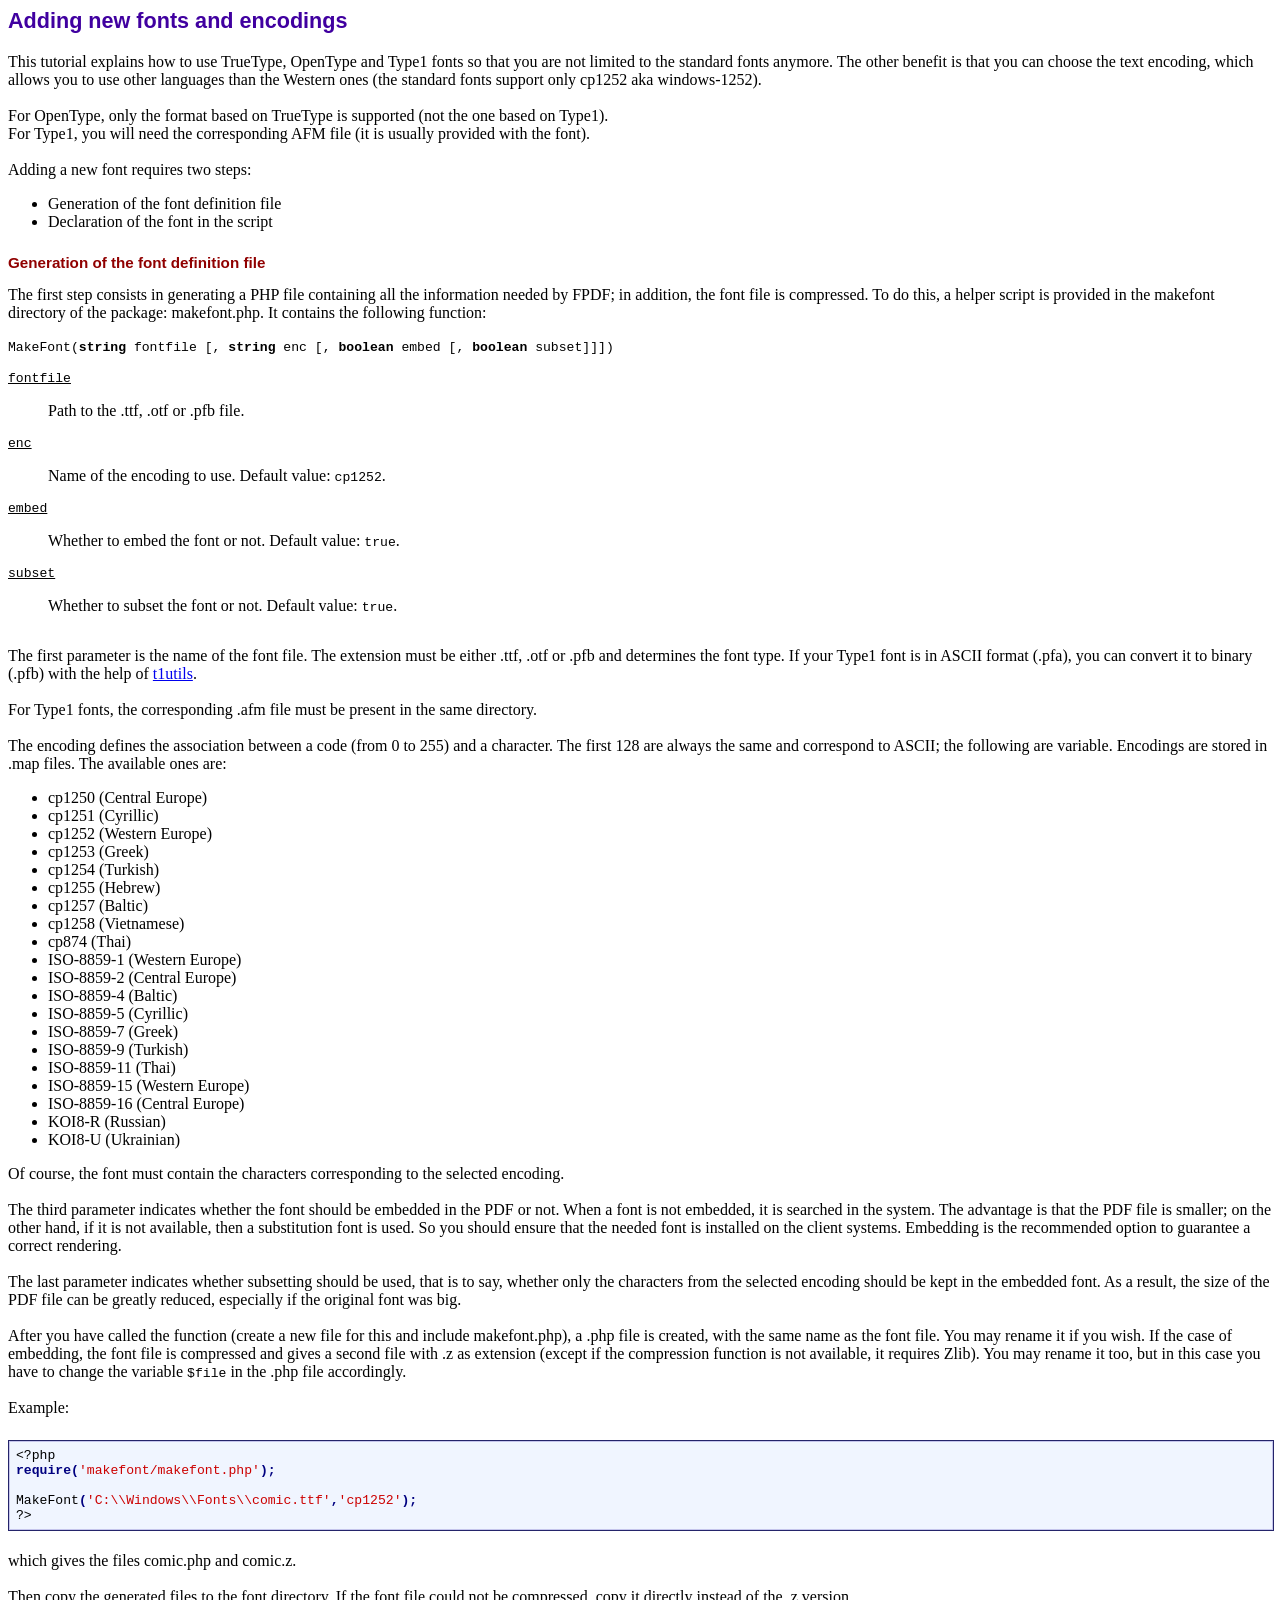
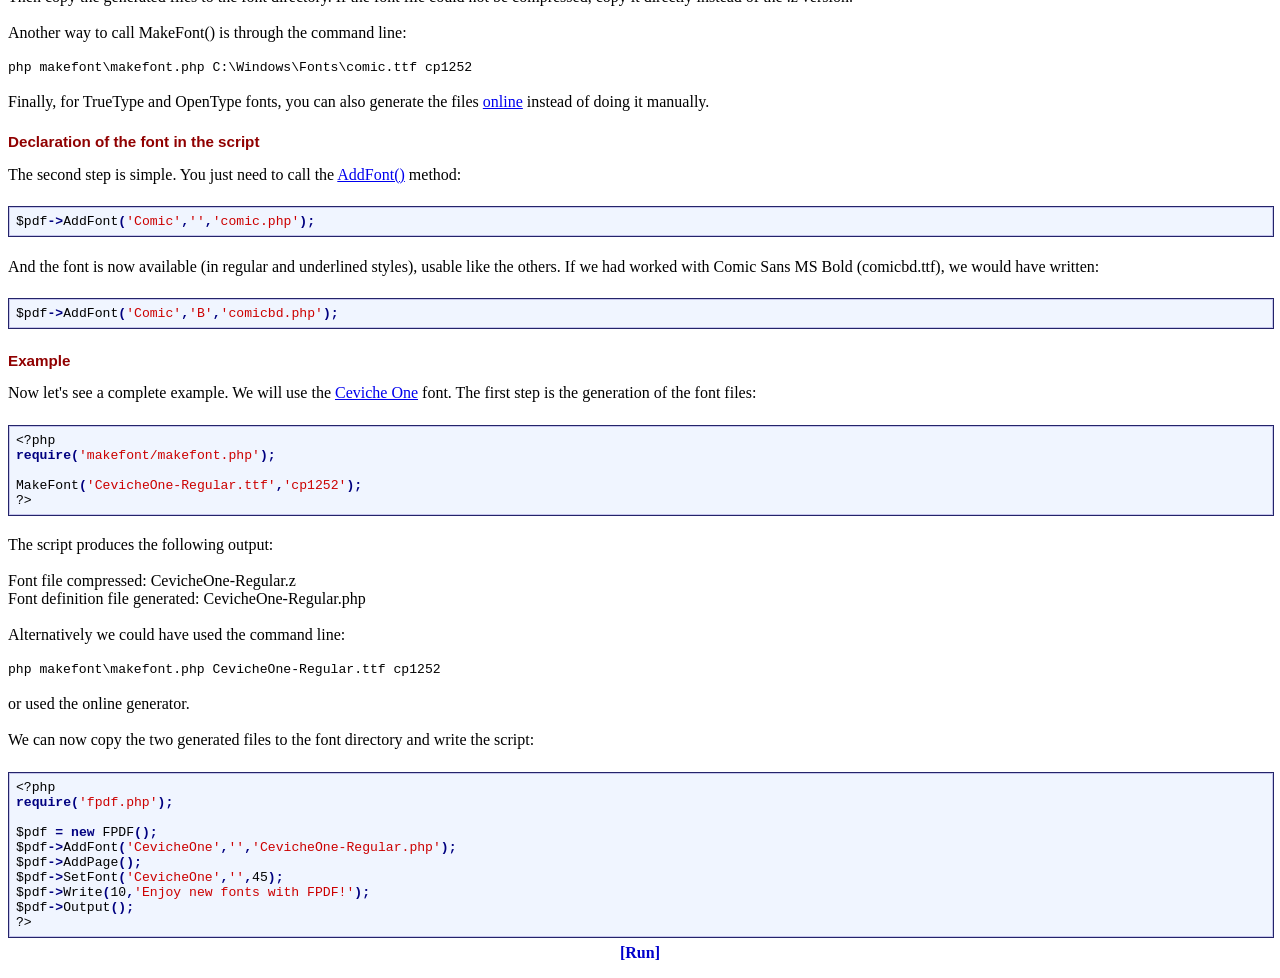
<file: fpdf186/tutorial/tuto7.htm>
<!DOCTYPE html PUBLIC "-//W3C//DTD HTML 4.01 Transitional//EN">
<html>
<head>
<meta http-equiv="Content-Type" content="text/html; charset=UTF-8">
<title>Adding new fonts and encodings</title>
<link type="text/css" rel="stylesheet" href="../fpdf.css">
</head>
<body>
<h1>Adding new fonts and encodings</h1>
This tutorial explains how to use TrueType, OpenType and Type1 fonts so that you are not limited to the
standard fonts anymore. The other benefit is that you can choose the text encoding, which allows you to
use other languages than the Western ones (the standard fonts support only cp1252 aka windows-1252).
<br>
<br>
For OpenType, only the format based on TrueType is supported (not the one based on Type1).<br>
For Type1, you will need the corresponding AFM file (it is usually provided with the font).
<br>
<br>
Adding a new font requires two steps:
<ul>
<li>Generation of the font definition file</li>
<li>Declaration of the font in the script</li>
</ul>

<h2>Generation of the font definition file</h2>
The first step consists in generating a PHP file containing all the information needed by FPDF;
in addition, the font file is compressed. To do this, a helper script is provided in the makefont
directory of the package: makefont.php. It contains the following function:
<br>
<br>
<code>MakeFont(<b>string</b> fontfile [, <b>string</b> enc [, <b>boolean</b> embed [, <b>boolean</b> subset]]])</code>
<dl class="param" style="margin-bottom:2em">
<dt><code>fontfile</code></dt>
<dd>
<p>Path to the .ttf, .otf or .pfb file.</p>
</dd>
<dt><code>enc</code></dt>
<dd>
<p>Name of the encoding to use. Default value: <code>cp1252</code>.</p>
</dd>
<dt><code>embed</code></dt>
<dd>
<p>Whether to embed the font or not. Default value: <code>true</code>.</p>
</dd>
<dt><code>subset</code></dt>
<dd>
<p>Whether to subset the font or not. Default value: <code>true</code>.</p>
</dd>
</dl>
The first parameter is the name of the font file. The extension must be either .ttf, .otf or .pfb and
determines the font type. If your Type1 font is in ASCII format (.pfa), you can convert it to binary
(.pfb) with the help of <a href="http://www.lcdf.org/~eddietwo/type/#t1utils" target="_blank">t1utils</a>.
<br>
<br>
For Type1 fonts, the corresponding .afm file must be present in the same directory.
<br>
<br>
The encoding defines the association between a code (from 0 to 255) and a character. The first 128 are
always the same and correspond to ASCII; the following are variable. Encodings are stored in .map
files. The available ones are:
<ul>
<li>cp1250 (Central Europe)</li>
<li>cp1251 (Cyrillic)</li>
<li>cp1252 (Western Europe)</li>
<li>cp1253 (Greek)</li>
<li>cp1254 (Turkish)</li>
<li>cp1255 (Hebrew)</li>
<li>cp1257 (Baltic)</li>
<li>cp1258 (Vietnamese)</li>
<li>cp874 (Thai)</li>
<li>ISO-8859-1 (Western Europe)</li>
<li>ISO-8859-2 (Central Europe)</li>
<li>ISO-8859-4 (Baltic)</li>
<li>ISO-8859-5 (Cyrillic)</li>
<li>ISO-8859-7 (Greek)</li>
<li>ISO-8859-9 (Turkish)</li>
<li>ISO-8859-11 (Thai)</li>
<li>ISO-8859-15 (Western Europe)</li>
<li>ISO-8859-16 (Central Europe)</li>
<li>KOI8-R (Russian)</li>
<li>KOI8-U (Ukrainian)</li>
</ul>
Of course, the font must contain the characters corresponding to the selected encoding.
<br>
<br>
The third parameter indicates whether the font should be embedded in the PDF or not. When a font is
not embedded, it is searched in the system. The advantage is that the PDF file is smaller; on the
other hand, if it is not available, then a substitution font is used. So you should ensure that the
needed font is installed on the client systems. Embedding is the recommended option to guarantee a
correct rendering.
<br>
<br>
The last parameter indicates whether subsetting should be used, that is to say, whether only
the characters from the selected encoding should be kept in the embedded font. As a result,
the size of the PDF file can be greatly reduced, especially if the original font was big.
<br>
<br>
After you have called the function (create a new file for this and include makefont.php), a .php file
is created, with the same name as the font file. You may rename it if you wish. If the case of embedding,
the font file is compressed and gives a second file with .z as extension (except if the compression
function is not available, it requires Zlib). You may rename it too, but in this case you have to change
the variable <code>$file</code> in the .php file accordingly.
<br>
<br>
Example:
<div class="source">
<pre><code>&lt;?php
<span class="kw">require(</span><span class="str">'makefont/makefont.php'</span><span class="kw">);

</span>MakeFont<span class="kw">(</span><span class="str">'C:\\Windows\\Fonts\\comic.ttf'</span><span class="kw">,</span><span class="str">'cp1252'</span><span class="kw">);
</span>?&gt;</code></pre>
</div>
which gives the files comic.php and comic.z.
<br>
<br>
Then copy the generated files to the font directory. If the font file could not be compressed, copy
it directly instead of the .z version.
<br>
<br>
Another way to call MakeFont() is through the command line:
<br>
<br>
<kbd>php makefont\makefont.php C:\Windows\Fonts\comic.ttf cp1252</kbd>
<br>
<br>
Finally, for TrueType and OpenType fonts, you can also generate the files
<a href="http://www.fpdf.org/makefont/">online</a> instead of doing it manually.

<h2>Declaration of the font in the script</h2>
The second step is simple. You just need to call the <a href='../doc/addfont.htm'>AddFont()</a> method:
<div class="source">
<pre><code>$pdf<span class="kw">-&gt;</span>AddFont<span class="kw">(</span><span class="str">'Comic'</span><span class="kw">,</span><span class="str">''</span><span class="kw">,</span><span class="str">'comic.php'</span><span class="kw">);
</span></code></pre>
</div>
And the font is now available (in regular and underlined styles), usable like the others. If we
had worked with Comic Sans MS Bold (comicbd.ttf), we would have written:
<div class="source">
<pre><code>$pdf<span class="kw">-&gt;</span>AddFont<span class="kw">(</span><span class="str">'Comic'</span><span class="kw">,</span><span class="str">'B'</span><span class="kw">,</span><span class="str">'comicbd.php'</span><span class="kw">);
</span></code></pre>
</div>

<h2>Example</h2>
Now let's see a complete example. We will use the <a href="https://fonts.google.com/specimen/Ceviche+One" target="_blank">Ceviche One</a> font.
The first step is the generation of the font files:
<div class="source">
<pre><code>&lt;?php
<span class="kw">require(</span><span class="str">'makefont/makefont.php'</span><span class="kw">);

</span>MakeFont<span class="kw">(</span><span class="str">'CevicheOne-Regular.ttf'</span><span class="kw">,</span><span class="str">'cp1252'</span><span class="kw">);
</span>?&gt;</code></pre>
</div>
The script produces the following output:
<br>
<br>
Font file compressed: CevicheOne-Regular.z<br>
Font definition file generated: CevicheOne-Regular.php<br>
<br>
Alternatively we could have used the command line:
<br>
<br>
<kbd>php makefont\makefont.php CevicheOne-Regular.ttf cp1252</kbd>
<br>
<br>
or used the online generator.
<br>
<br>
We can now copy the two generated files to the font directory and write the script:
<div class="source">
<pre><code>&lt;?php
<span class="kw">require(</span><span class="str">'fpdf.php'</span><span class="kw">);

</span>$pdf <span class="kw">= new </span>FPDF<span class="kw">();
</span>$pdf<span class="kw">-&gt;</span>AddFont<span class="kw">(</span><span class="str">'CevicheOne'</span><span class="kw">,</span><span class="str">''</span><span class="kw">,</span><span class="str">'CevicheOne-Regular.php'</span><span class="kw">);
</span>$pdf<span class="kw">-&gt;</span>AddPage<span class="kw">();
</span>$pdf<span class="kw">-&gt;</span>SetFont<span class="kw">(</span><span class="str">'CevicheOne'</span><span class="kw">,</span><span class="str">''</span><span class="kw">,</span>45<span class="kw">);
</span>$pdf<span class="kw">-&gt;</span>Write<span class="kw">(</span>10<span class="kw">,</span><span class="str">'Enjoy new fonts with FPDF!'</span><span class="kw">);
</span>$pdf<span class="kw">-&gt;</span>Output<span class="kw">();
</span>?&gt;</code></pre>
</div>
<p class='demo'><a href='tuto7.php' target='_blank' class='demo'>[Run]</a></p>
</body>
</html>
</file>
<file: fpdf186/fpdf.css>
body {font-family:"Times New Roman",serif}
h1 {font:bold 135% Arial,sans-serif; color:#4000A0; margin-bottom:0.9em}
h2 {font:bold 95% Arial,sans-serif; color:#900000; margin-top:1.5em; margin-bottom:1em}
dl.param dt {text-decoration:underline}
dl.param dd {margin-top:1em; margin-bottom:1em}
dl.param ul {margin-top:1em; margin-bottom:1em}
tt, code, kbd {font-family:"Courier New",Courier,monospace; font-size:82%}
div.source {margin-top:1.4em; margin-bottom:1.3em}
div.source pre {display:table; border:1px solid #24246A; width:100%; margin:0em; font-family:inherit; font-size:100%}
div.source code {display:block; border:1px solid #C5C5EC; background-color:#F0F5FF; padding:6px; color:#000000}
div.doc-source {margin-top:1.4em; margin-bottom:1.3em}
div.doc-source pre {display:table; width:100%; margin:0em; font-family:inherit; font-size:100%}
div.doc-source code {display:block; background-color:#E0E0E0; padding:4px}
.kw {color:#000080; font-weight:bold}
.str {color:#CC0000}
.cmt {color:#008000}
p.demo {text-align:center; margin-top:-0.9em}
a.demo {text-decoration:none; font-weight:bold; color:#0000CC}
a.demo:link {text-decoration:none; font-weight:bold; color:#0000CC}
a.demo:hover {text-decoration:none; font-weight:bold; color:#0000FF}
a.demo:active {text-decoration:none; font-weight:bold; color:#0000FF}
</file>
<file: register.css>
/* register.css — forwards to the unified design system */
@import url('style.css');
</file>
<file: style.css>
/* ═══════════════════════════════════════════════
   CampusCare — Unified Design System
   Dayananda Sagar College of Engineering
═══════════════════════════════════════════════ */

@import url('https://fonts.googleapis.com/css2?family=DM+Sans:wght@300;400;500;600&family=DM+Serif+Display&display=swap');

:root {
    --primary:       #1a56db;
    --primary-dark:  #1240a8;
    --primary-light: #ebf0ff;
    --accent:        #f59e0b;
    --success:       #059669;
    --danger:        #dc2626;
    --warning:       #d97706;

    --bg:            #f0f4f8;
    --surface:       #ffffff;
    --surface2:      #f8fafc;
    --border:        #e2e8f0;
    --border-strong: #cbd5e1;

    --text:          #0f172a;
    --text-muted:    #64748b;
    --text-light:    #94a3b8;

    --radius-sm:  6px;
    --radius-md:  12px;
    --radius-lg:  20px;
    --radius-xl:  28px;

    --shadow-sm:  0 1px 3px rgba(0,0,0,.08), 0 1px 2px rgba(0,0,0,.06);
    --shadow-md:  0 4px 16px rgba(0,0,0,.10), 0 2px 6px rgba(0,0,0,.06);
    --shadow-lg:  0 12px 40px rgba(0,0,0,.12), 0 4px 12px rgba(0,0,0,.06);

    --font-sans:  'DM Sans', sans-serif;
    --font-serif: 'DM Serif Display', serif;
}

*, *::before, *::after { box-sizing: border-box; margin: 0; padding: 0; }

body {
    font-family: var(--font-sans);
    background: var(--bg);
    color: var(--text);
    font-size: 15px;
    line-height: 1.6;
    min-height: 100vh;
}

/* ── Auth pages (login, register, forgot, otp) ── */
body.auth-page {
    display: flex;
    justify-content: center;
    align-items: center;
    min-height: 100vh;
    background: linear-gradient(135deg, #1a56db 0%, #0f3a8a 50%, #071d4a 100%);
    padding: 24px;
}

.auth-card {
    width: 100%;
    max-width: 420px;
    background: var(--surface);
    border-radius: var(--radius-xl);
    padding: 44px 40px;
    box-shadow: var(--shadow-lg);
    animation: slideUp .4s ease;
}

.auth-card .logo-wrap {
    text-align: center;
    margin-bottom: 28px;
}

.auth-card .logo-wrap img {
    width: 80px;
    height: 80px;
    object-fit: contain;
    border-radius: 50%;
    border: 3px solid var(--border);
}

.auth-card h2 {
    font-family: var(--font-serif);
    font-size: 24px;
    font-weight: 400;
    color: var(--text);
    text-align: center;
    margin-bottom: 4px;
}

.auth-card .subtitle {
    text-align: center;
    color: var(--text-muted);
    font-size: 13px;
    margin-bottom: 32px;
}

/* ── Form elements ── */
.form-group {
    margin-bottom: 18px;
}

.form-group label {
    display: block;
    font-size: 13px;
    font-weight: 500;
    color: var(--text-muted);
    margin-bottom: 6px;
    text-transform: uppercase;
    letter-spacing: .04em;
}

.form-group input,
.form-group textarea,
.form-group select {
    width: 100%;
    padding: 12px 16px;
    border: 1.5px solid var(--border);
    border-radius: var(--radius-md);
    font-family: var(--font-sans);
    font-size: 15px;
    color: var(--text);
    background: var(--surface2);
    transition: border-color .2s, box-shadow .2s, background .2s;
    outline: none;
}

.form-group input:focus,
.form-group textarea:focus,
.form-group select:focus {
    border-color: var(--primary);
    background: var(--surface);
    box-shadow: 0 0 0 3px rgba(26,86,219,.12);
}

.form-group textarea {
    resize: vertical;
    min-height: 110px;
}

/* ── Buttons ── */
.btn {
    display: inline-flex;
    align-items: center;
    justify-content: center;
    gap: 8px;
    padding: 12px 24px;
    border: none;
    border-radius: var(--radius-md);
    font-family: var(--font-sans);
    font-size: 15px;
    font-weight: 500;
    cursor: pointer;
    text-decoration: none;
    transition: transform .15s, box-shadow .15s, opacity .15s;
}

.btn:active { transform: scale(.97); }

.btn-primary {
    background: var(--primary);
    color: #fff;
    width: 100%;
    box-shadow: 0 4px 14px rgba(26,86,219,.35);
}

.btn-primary:hover { background: var(--primary-dark); box-shadow: 0 6px 20px rgba(26,86,219,.4); }

.btn-danger  { background: var(--danger);  color: #fff; }
.btn-success { background: var(--success); color: #fff; }
.btn-outline {
    background: transparent;
    color: var(--primary);
    border: 1.5px solid var(--primary);
}
.btn-outline:hover { background: var(--primary-light); }
.btn-sm { padding: 7px 14px; font-size: 13px; border-radius: var(--radius-sm); }

/* ── Alerts ── */
.alert {
    padding: 12px 16px;
    border-radius: var(--radius-md);
    font-size: 14px;
    margin-bottom: 20px;
    display: flex;
    align-items: center;
    gap: 8px;
}
.alert-success { background: #d1fae5; color: #065f46; border: 1px solid #6ee7b7; }
.alert-danger   { background: #fee2e2; color: #991b1b; border: 1px solid #fca5a5; }
.alert-info     { background: #dbeafe; color: #1e40af; border: 1px solid #93c5fd; }

/* ── Auth footer links ── */
.auth-links {
    text-align: center;
    margin-top: 24px;
    font-size: 13px;
    color: var(--text-muted);
}
.auth-links a {
    color: var(--primary);
    text-decoration: none;
    font-weight: 500;
}
.auth-links a:hover { text-decoration: underline; }

/* ── Dashboard layout ── */
.dashboard {
    max-width: 1200px;
    margin: 0 auto;
    padding: 24px 20px;
}

.topbar {
    background: var(--surface);
    border-bottom: 1px solid var(--border);
    padding: 0 24px;
    height: 60px;
    display: flex;
    align-items: center;
    justify-content: space-between;
    position: sticky;
    top: 0;
    z-index: 100;
    box-shadow: var(--shadow-sm);
}

.topbar-brand {
    display: flex;
    align-items: center;
    gap: 10px;
    font-weight: 600;
    font-size: 16px;
    color: var(--primary);
}

.topbar-brand img {
    width: 36px;
    height: 36px;
    object-fit: contain;
    border-radius: 50%;
}

.topbar-actions {
    display: flex;
    align-items: center;
    gap: 12px;
}

/* ── Cards ── */
.card {
    background: var(--surface);
    border-radius: var(--radius-lg);
    padding: 28px;
    box-shadow: var(--shadow-sm);
    border: 1px solid var(--border);
}

.page-title {
    font-family: var(--font-serif);
    font-size: 26px;
    font-weight: 400;
    margin-bottom: 6px;
}

.page-subtitle {
    color: var(--text-muted);
    font-size: 14px;
    margin-bottom: 24px;
}

/* ── Table ── */
.table-wrap {
    overflow-x: auto;
    border-radius: var(--radius-md);
    border: 1px solid var(--border);
}

table {
    width: 100%;
    border-collapse: collapse;
    font-size: 14px;
}

thead th {
    background: var(--surface2);
    padding: 12px 16px;
    text-align: left;
    font-size: 12px;
    font-weight: 600;
    color: var(--text-muted);
    text-transform: uppercase;
    letter-spacing: .05em;
    border-bottom: 1px solid var(--border);
    white-space: nowrap;
}

tbody td {
    padding: 14px 16px;
    border-bottom: 1px solid var(--border);
    vertical-align: middle;
}

tbody tr:last-child td { border-bottom: none; }

tbody tr:hover { background: var(--surface2); }

/* ── Status badges ── */
.badge {
    display: inline-flex;
    align-items: center;
    gap: 5px;
    padding: 4px 10px;
    border-radius: 99px;
    font-size: 12px;
    font-weight: 500;
}
.badge-pending  { background: #fef3c7; color: #92400e; }
.badge-resolved { background: #d1fae5; color: #065f46; }

/* ── Empty state ── */
.empty-state {
    text-align: center;
    padding: 60px 20px;
    color: var(--text-muted);
}
.empty-state .icon { font-size: 48px; margin-bottom: 12px; }
.empty-state h3 { font-size: 18px; margin-bottom: 6px; color: var(--text); }

/* ── Stats strip ── */
.stats-row {
    display: grid;
    grid-template-columns: repeat(auto-fit, minmax(160px, 1fr));
    gap: 16px;
    margin-bottom: 28px;
}

.stat-card {
    background: var(--surface);
    border: 1px solid var(--border);
    border-radius: var(--radius-md);
    padding: 20px;
}

.stat-card .stat-value {
    font-size: 28px;
    font-weight: 600;
    color: var(--primary);
    line-height: 1;
    margin-bottom: 4px;
}

.stat-card .stat-label {
    font-size: 12px;
    color: var(--text-muted);
    text-transform: uppercase;
    letter-spacing: .05em;
}

/* ── Search bar ── */
.search-bar {
    display: flex;
    gap: 10px;
    margin-bottom: 20px;
    flex-wrap: wrap;
    align-items: center;
}

.search-bar input, .search-bar select {
    padding: 10px 14px;
    border: 1.5px solid var(--border);
    border-radius: var(--radius-md);
    font-family: var(--font-sans);
    font-size: 14px;
    outline: none;
    background: var(--surface);
    transition: border-color .2s;
}

.search-bar input:focus, .search-bar select:focus {
    border-color: var(--primary);
}

.search-bar input { flex: 1; min-width: 200px; }

/* ── Animations ── */
@keyframes slideUp {
    from { opacity: 0; transform: translateY(20px); }
    to   { opacity: 1; transform: translateY(0); }
}

@keyframes fadeIn {
    from { opacity: 0; }
    to   { opacity: 1; }
}

.fade-in { animation: fadeIn .35s ease; }
</file>
